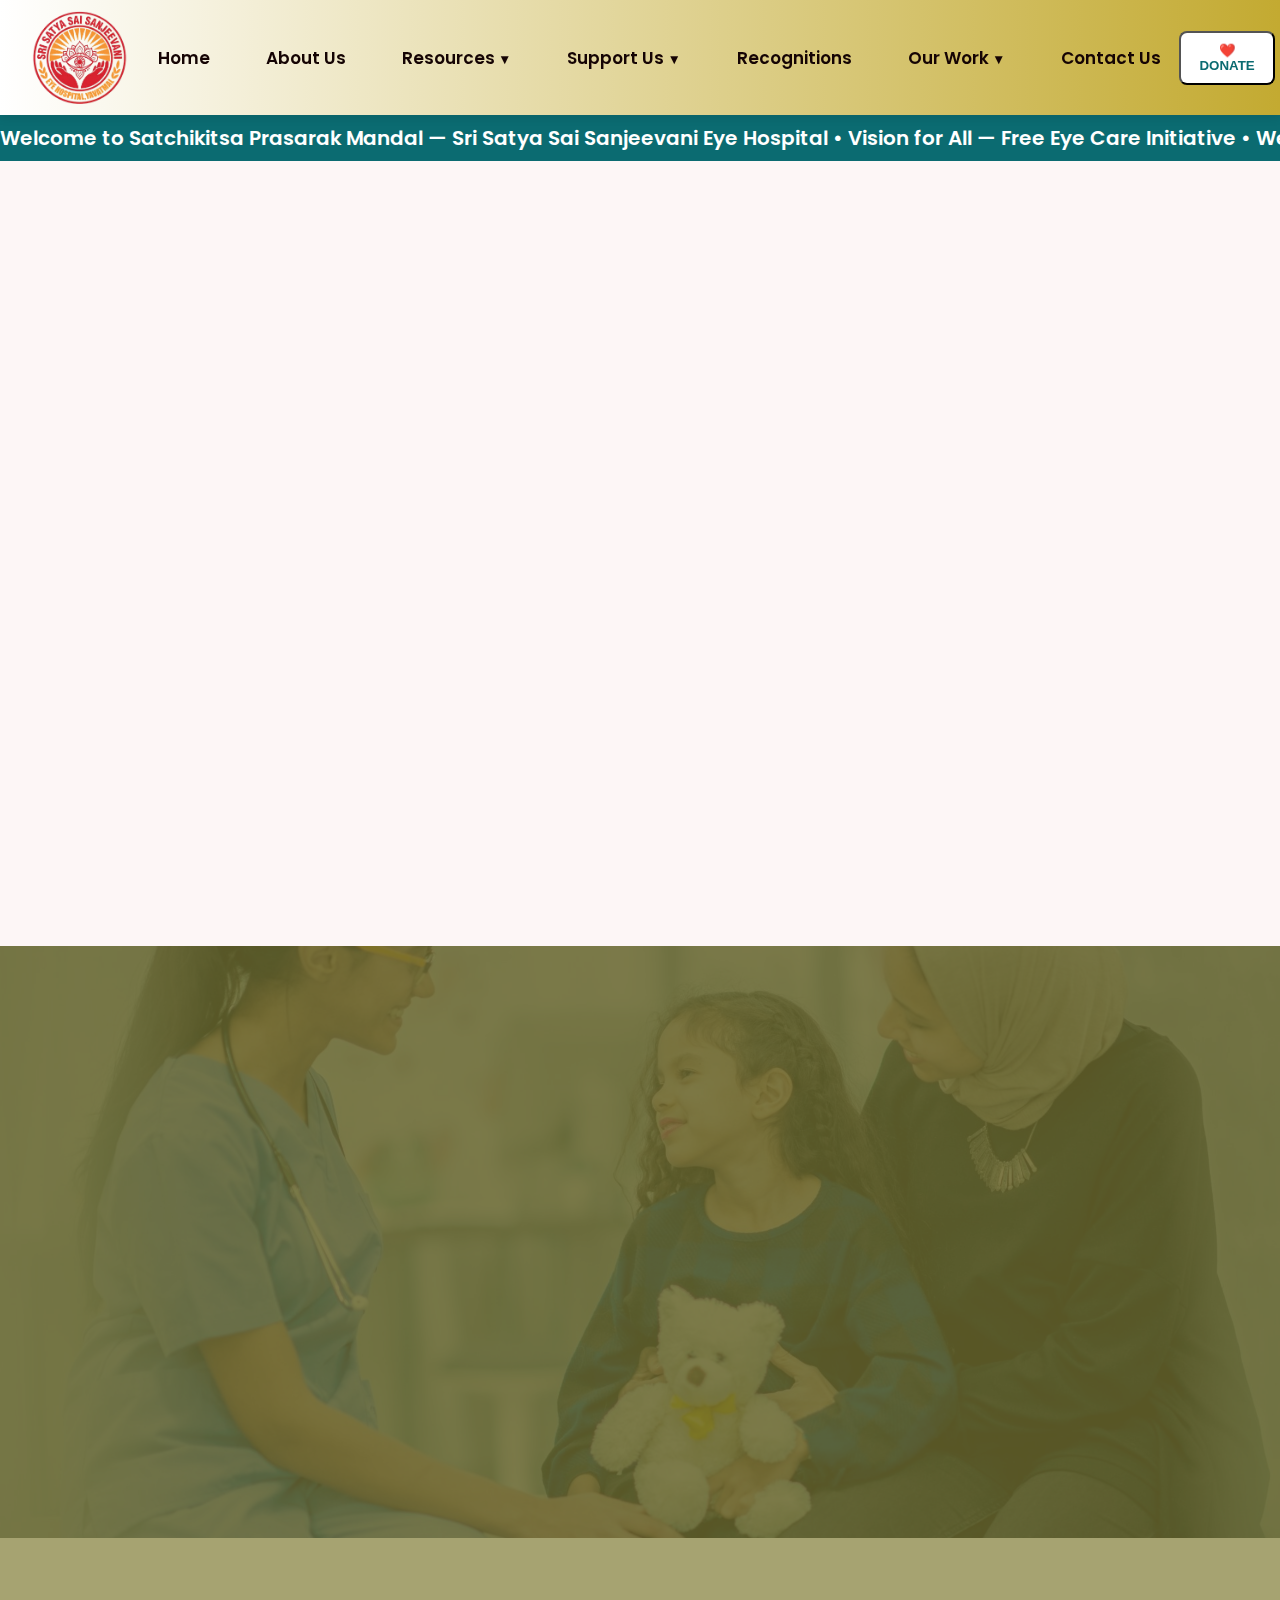
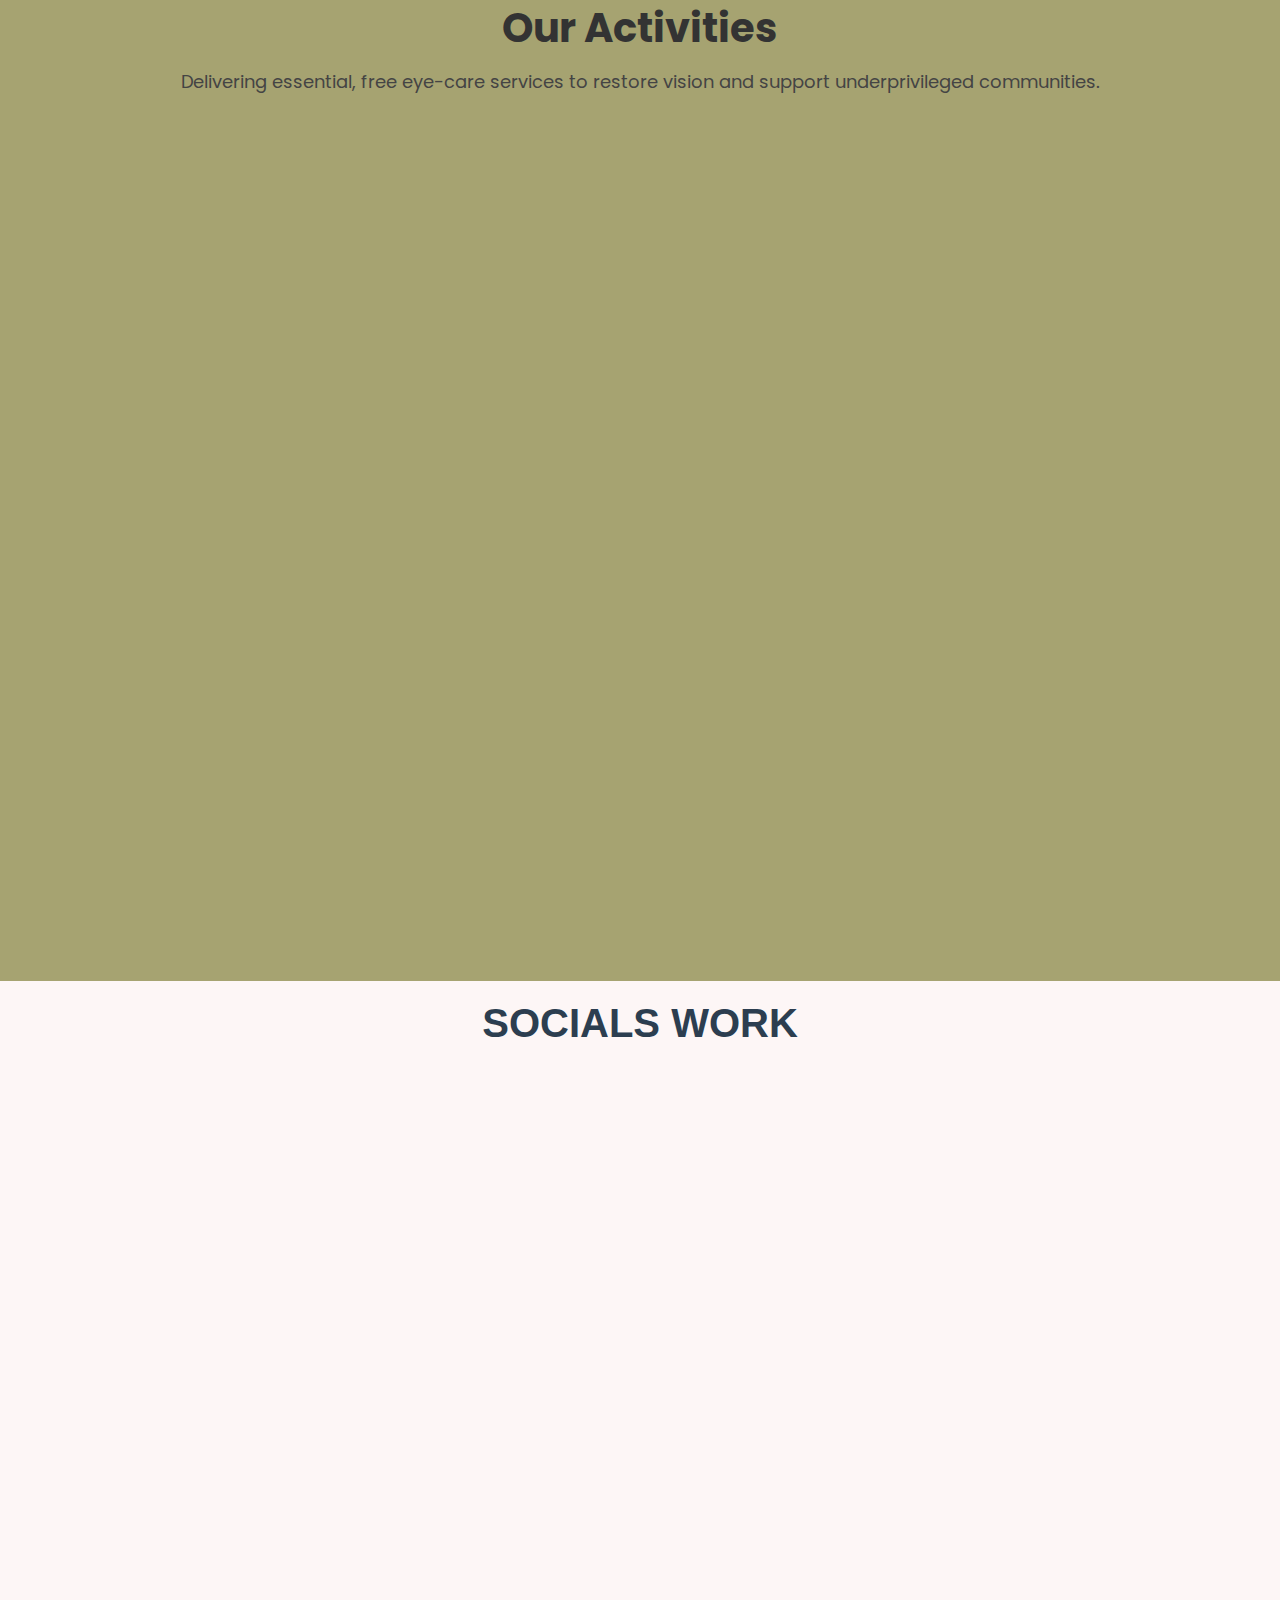
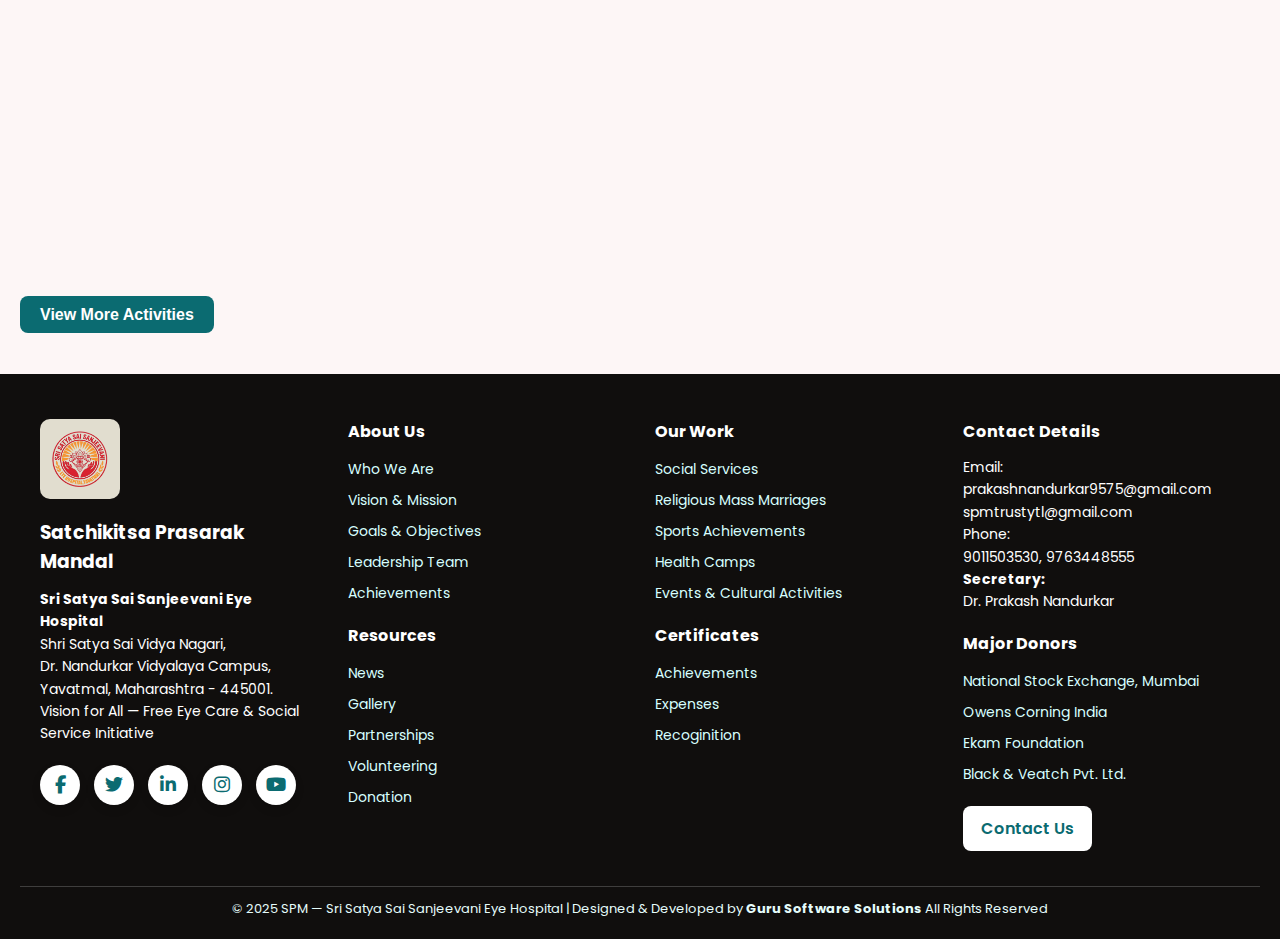
<file: index.html>
<!DOCTYPE html>
<html lang="en">
  <head>
    <meta charset="utf-8" />
    <meta name="viewport" content="width=device-width,initial-scale=1" />
    <title>Sri Satya Sai Sanjeevani Eye Hospital — Vision For All</title>

    <!-- Google Fonts -->
    <link
      href="https://fonts.googleapis.com/css2?family=Poppins:wght@400;600;700&family=Inter:wght@300;400;600&display=swap"
      rel="stylesheet"
    />

    <!-- Main CSS -->
    <link rel="stylesheet" href="styles.css" />

    <link
      rel="stylesheet"
      href="https://cdnjs.cloudflare.com/ajax/libs/font-awesome/6.4.0/css/all.min.css"
    />
    <style>
      /* GENERAL */
      * {
        margin: 0;
        padding: 0;
        box-sizing: border-box;
      }

      body {
        font-family: Poppins, sans-serif;
      }

      /* CAROUSEL WRAPPER */
      .carousel {
        position: relative;
        width: 100%;
        height: 85vh;
        overflow: hidden;
      }

      /* SLIDES CONTAINER */
      .carousel-inner {
        width: 100%;
        height: 100%;
        position: relative;
      }

      /* EACH SLIDE */
      .carousel-item {
        position: absolute;
        inset: 0;
        opacity: 0;
        animation: slideShow 12s infinite;
      }

      .carousel-item:nth-child(1) {
        animation-delay: 0s;
      }
      .carousel-item:nth-child(2) {
        animation-delay: 3s;
      }
      .carousel-item:nth-child(3) {
        animation-delay: 6s;
      }
      .carousel-item:nth-child(4) {
        animation-delay: 9s;
      }

      /* SLIDE IMAGE */
      .carousel-item img {
        width: 100%;
        height: 100%;
        object-fit: cover;
        animation: zoomEffect 8s ease-in-out infinite;
      }

      /* IMAGE ZOOM EFFECT */
      @keyframes zoomEffect {
        0% {
          transform: scale(1);
        }
        50% {
          transform: scale(1.05);
        }
        100% {
          transform: scale(1);
        }
      }

      /* SLIDE FADE + SHOW ANIMATION */
      @keyframes slideShow {
        0% {
          opacity: 0;
        }
        8% {
          opacity: 1;
        }
        25% {
          opacity: 1;
        }
        33% {
          opacity: 0;
        }
        100% {
          opacity: 0;
        }
      }

      
      /* Marquee Container */
      .marquee-container {
        width: 100%;
        overflow: hidden;
        background: #0b6b71;
        padding: 8px 0;
        position: relative;
      }

      /* Track */
      .marquee-track {
        display: inline-block;
        white-space: nowrap;
        animation: scrollLoop 15s linear infinite;
      }

      /* Text */
      .marquee-track span {
        font-size: 20px;
        font-weight: 600;
        color: white;
      }

      /* Continuous Loop Animation */
      @keyframes scrollLoop {
        0% {
          transform: translateX(0);
        }
        100% {
          transform: translateX(-50%);
        }
      }

      /* Mobile Responsive */
      @media (max-width: 600px) {
        .marquee-track span {
          font-size: 14px;
        }
        .marquee-container {
          padding: 6px 0;
        }
      }
    </style>
  </head>
  <body>
    <header class="site-header">
      <div class="container header-inner">
        <a class="brand" href="index.html">
          <img src="logo.png" alt="Sri Satya Sai logo" class="logo" />
        </a>

        <input type="checkbox" id="menu-check" class="menu-check" />

        <label for="menu-check" class="menu-toggle" aria-label="Toggle menu">
          <span></span>
          <span></span>
          <span></span>
        </label>

        <nav class="main-nav" id="main-nav">
          <a href="index.html">Home</a>
          <a href="about.html">About Us</a>

          <div class="dropdown">
            <a href="#" class="dropbtn">Resources</a>
            <div class="dropdown-content">
              <a href="gallery.html">Gallery</a>
              <a href="goals.html">News</a>
            </div>
          </div>

          <div class="dropdown">
            <a href="#" class="dropbtn">Support Us</a>
            <div class="dropdown-content">
              <a href="partnerships.html">Partnerships</a>
              <a href="vision.html">Volunteering</a>
              <a href="goals.html">Donations</a>
            </div>
          </div>

          <a href="recoginition.html">Recognitions</a>

          <div class="dropdown">
            <a href="#" class="dropbtn">Our Work</a>
            <div class="dropdown-content">
              <a href="projectDone.html">Activities</a>
              <a href="expenses.html">Expenses</a>
              <a href="achievements.html">Achievements</a>
            </div>
          </div>
          <a href="contactUs.html">Contact Us</a>
        </nav>
        <a href="#"><Button class="footer-btn">❤️DONATE</Button></a>
      </div>
    </header>
    <div class="marquee-container">
      <div class="marquee-track">
        <span>
          Welcome to Satchikitsa Prasarak Mandal — Sri Satya Sai Sanjeevani Eye
          Hospital • Vision for All — Free Eye Care Initiative • Welcome to
          Satchikitsa Prasarak Mandal — Sri Satya Sai Sanjeevani Eye Hospital •
          Vision for All — Free Eye Care Initiative •
        </span>
      </div>
    </div>
    
    <main>
      <div class="carousel">
        <div class="carousel-inner">
          <div class="carousel-item">
            <img src="images/crausal1.jpg" />
          </div>

          <div class="carousel-item">
            <img src="images/crausal2.jpg" />
          </div>

          <div class="carousel-item">
            <img src="images/crausal3.jpg" />
          </div>

          <div class="carousel-item">
            <img src="images/medical3.jpg" />
          </div>
        </div>
      </div>

      <section class="hero">
        <div class="hero-content">
          <h1>SRI SATYA SAI SANJEEVANI EYE HOSPITAL</h1>
          <p>
            We provide free, accessible eye-care services to underprivileged and
            socio-economically weaker communities. Our mission is to prevent
            avoidable blindness through cataract surgeries, awareness programs,
            and regular eye check-ups. We aim to build a super specialty eye
            hospital offering advanced treatment for various eye diseases,
            ensuring quality vision care for all.
          </p>
        </div>

        <div class="hero-image">
          <img src="hero.jpg" alt="Girls walking" />
        </div>
      </section>

      <!-- Activities -->
      <section class="services">
        <h2>Our Activities</h2>
        <p class="services-sub">
          Delivering essential, free eye-care services to restore vision and
          support underprivileged communities.
        </p>

        <div class="services-container">
          <div class="service-box animate">
            <img src="images/opd-01.jpg" alt="" />
            <h3>OPD & Diagnosis</h3>
            <p>
              Free eye check-ups with expert doctors for early detection of eye
              issues.
            </p>
          </div>

          <div class="service-box animate">
            <img src="images/cataract.jpg" alt="" />
            <h3>Cataract Surgery</h3>
            <p>Free cataract and essential surgeries to restore eyesight.</p>
          </div>

          <div class="service-box animate">
            <img src="images/serve3.jpg" alt="" />
            <h3>Food Distribution</h3>
            <p>
              Committed to “Feeding the Hungry”, we deliver healthy meals to
              patients’ caretakers, the elderly, and economically weaker
              communities.
            </p>
          </div>

          <div class="service-box animate">
            <img src="images/health.jpeg" alt="" />
            <h3>Awareness Programs</h3>
            <p>Educating communities about eye health and preventive care.</p>
          </div>

          <div class="service-box animate">
            <img src="images/merriage5.jpg" alt="" />
            <h3>Mass Marriage</h3>
            <p>
              Uniting couples from all communities through a dignified,
              free-of-cost mass marriage ceremony.
            </p>
          </div>

          <div class="service-box animate">
            <img src="images/sports.jpg" alt="" />
            <h3>Sports Activities</h3>
            <p>
              Encouraging children and young adults to channel their energy into
              healthy, productive, and goal-oriented activities.
            </p>
          </div>
        </div>
      </section>

      <!-- welfare -->
      <div class="containerrs">
        <h1>SOCIALS WORK</h1>

        <!-- Item 1 -->
        <div class="welfare-item welfare-item-1">
          <div class="welfare-image-container">
            <img src="images/merriage2.jpg" class="welfare-image" />
          </div>
          <div class="welfare-text-container">
            <h2 class="project-title">
              Social Welfare: Multi-Religion Mass Marriage
            </h2>
            <p class="description">
              A large-scale initiative promoting unity and equality by
              organizing mass marriages across religions.
            </p>
            <ul class="stats">
              <li>
                <span class="counter" data-target="1500">0</span>+ couples
                married
              </li>
              <li>
                <span class="counter" data-target="20">0</span>+
                second-generation marriages
              </li>
              <li>
                <span class="counter" data-target="90">0</span>% reduction in
                dowry deaths
              </li>
            </ul>
          </div>
        </div>

        <!-- Item 2 -->
        <div class="welfare-item welfare-item-2">
          <div class="welfare-text-container">
            <h2 class="project-title">
              Social Welfare: Feed the Hungry (Narayana Seva)
            </h2>
            <p class="description">
              A daily food distribution program serving nutritious meals to the
              underprivileged.
            </p>
            <ul class="stats">
              <li>
                <span class="counter" data-target="15000">0</span> relatives fed
              </li>
              <li>
                <span class="counter" data-target="800">0</span> kg food served
                daily
              </li>
              <li>
                <span class="counter" data-target="35">0</span> years of seva
              </li>
            </ul>
          </div>

          <div class="welfare-image-container">
            <img src="images/serve2.jpg" class="welfare-image" />
          </div>
        </div>

        <!-- Button -->
        <div class="view-more">
          <a href="gallery.html" class="view-more-btn">View More Activities</a>
        </div>
      </div>

      <!-- Footer -->
      <footer class="footer">
        <div class="footer-container">
          <!-- Column 1: Logo + Trust Info -->
          <div class="footer-col">
            <img src="logo.png" alt="Hospital Logo" class="footer-logo" />
            <h3>Satchikitsa Prasarak Mandal</h3>
            <p><strong>Sri Satya Sai Sanjeevani Eye Hospital</strong></p>
            <p>
              Shri Satya Sai Vidya Nagari,<br />
              Dr. Nandurkar Vidyalaya Campus,<br />
              Yavatmal, Maharashtra - 445001.
            </p>
            <p class="footer-tagline">
              Vision for All — Free Eye Care & Social Service Initiative
            </p>

            <div class="social-links">
              <a
                href="https://www.facebook.com/"
                class="fa-icon"
                aria-label="Facebook"
              >
                <i class="fab fa-facebook-f"></i>
              </a>

              <a
                href="https://twitter.com/"
                class="fa-icon"
                aria-label="Twitter"
              >
                <i class="fab fa-twitter"></i>
              </a>

              <a
                href="https://www.linkedin.com/"
                class="fa-icon"
                aria-label="LinkedIn"
              >
                <i class="fab fa-linkedin-in"></i>
              </a>

              <a
                href="https://www.instagram.com/"
                class="fa-icon"
                aria-label="Instagram"
              >
                <i class="fab fa-instagram"></i>
              </a>

              <a
                href="https://www.youtube.com/"
                class="fa-icon"
                aria-label="YouTube"
              >
                <i class="fab fa-youtube"></i>
              </a>
            </div>
          </div>

          <!-- Column 2 -->
          <div class="footer-col">
            <h4>About Us</h4>
            <ul class="footer-list">
              <li><a href="about.html">Who We Are</a></li>
              <li><a href="about.html">Vision & Mission</a></li>
              <li><a href="about.html">Goals & Objectives</a></li>
              <li><a href="about.html">Leadership Team</a></li>
              <li><a href="achievements.html">Achievements</a></li>
            </ul>

            <h4 style="margin-top: 18px">Resources</h4>
            <ul class="footer-list">
              <li><a href="news.html">News</a></li>
              <li><a href="gallery.html">Gallery</a></li>
              <li><a href="partnerships.html">Partnerships</a></li>
              <li><a href="gallery.html">Volunteering</a></li>
              <li><a href="news.html">Donation</a></li>
            </ul>
          </div>

          <!-- Column 3 -->
          <div class="footer-col">
            <h4>Our Work</h4>
            <ul class="footer-list">
              <li><a href="projectDone.html">Social Services</a></li>
              <li><a href="projectDone.html">Religious Mass Marriages</a></li>
              <li><a href="projectDone.html">Sports Achievements</a></li>
              <li><a href="projectDone.html">Health Camps</a></li>
              <li>
                <a href="projectDone.html">Events & Cultural Activities</a>
              </li>
            </ul>

            <h4 style="margin-top: 18px">Certificates</h4>
            <ul class="footer-list">
              <li><a href="achievements.html">Achievements</a></li>
              <li><a href="expenses.html">Expenses</a></li>
              <li><a href="recoginition.html">Recoginition</a></li>
            </ul>
          </div>

          <!-- Column 4: Contact + Donors + Social -->
          <div class="footer-col">
            <h4>Contact Details</h4>
            <p>
              Email:<br />
              <a href="mailto:prakashnandurkar9575@gmail.com"
                >prakashnandurkar9575@gmail.com</a
              ><br />
              <a href="mailto:spmtrustytl@gmail.com">spmtrustytl@gmail.com</a>
            </p>

            <p>
              Phone:<br />
              <a href="tel:+919011503530">9011503530</a>,
              <a href="tel:+919763448555">9763448555</a>
            </p>

            <p><strong>Secretary:</strong><br />Dr. Prakash Nandurkar</p>

            <h4 style="margin-top: 18px">Major Donors</h4>
            <ul class="footer-list">
              <li>
                <a href="https://www.nseindia.com/"
                  >National Stock Exchange, Mumbai</a
                >
              </li>
              <li>
                <a
                  href="https://www.owenscorning.com/en-in/composites/showcases/india"
                  >Owens Corning India</a
                >
              </li>
              <li><a href="https://ekam.ngo/">Ekam Foundation</a></li>
              <li>
                <a href="https://www.bv.com/">Black & Veatch Pvt. Ltd.</a>
              </li>
            </ul>

            <!-- Contact Us Button -->
            <div class="footer-btn-container">
              <a href="contactUs.html" class="footer-btn">Contact Us</a>
            </div>
          </div>
        </div>

        <div class="footer-bottom">
          <p>
            © 2025 SPM — Sri Satya Sai Sanjeevani Eye Hospital | Designed &
            Developed by <b>Guru Software Solutions</b> All Rights Reserved
          </p>
        </div>
      </footer>
    </main>
  </body>

  <script>
    document.addEventListener('DOMContentLoaded', () => {
      /* Counter Animation */
      function animateCounters() {
        const counters = document.querySelectorAll('.counter')

        counters.forEach(counter => {
          const target = +counter.getAttribute('data-target')
          const speed = 200
          const increment = target / speed

          const li = counter.closest('li')

          if (li) li.classList.add('js-data', 'animating')

          const updateCount = () => {
            const current = +counter.innerText

            if (current < target) {
              counter.innerText = Math.ceil(current + increment)
              setTimeout(updateCount, 20)
            } else {
              counter.innerText = target
              if (li) {
                setTimeout(() => li.classList.remove('animating'), 600)
              }
            }
          }

          updateCount()
        })
      }

      /* SECTION TO OBSERVE */
      const section = document.querySelector('.containerrs')

      if (!section) return

      let started = false

      const observer = new IntersectionObserver(
        entries => {
          entries.forEach(entry => {
            if (entry.isIntersecting && !started) {
              started = true

              /* 1. Trigger Counter */
              animateCounters()

              /* 2. Trigger Animations */
              const animatedElements = section.querySelectorAll(
                '.welfare-image-container, .welfare-text-container'
              )

              animatedElements.forEach(el => {
                el.classList.add('animate-now')
              })

              observer.disconnect()
            }
          })
        },
        {
          threshold: 0.3 // start when 30% of section is visible
        }
      )

      observer.observe(section)
    })

    document.addEventListener('click', (e) => {
    // if clicked element is inside a .dropdown-content and is an <a>, close the parent checkbox
    const a = e.target.closest('.dropdown-content a');
    if (!a) return;

    // find nearest dropdown wrapper
    const dropdown = a.closest('.dropdown');
    if (!dropdown) return;

    // find the checkbox inside that wrapper and uncheck it
    const chk = dropdown.querySelector('.drop-check');
    if (chk) chk.checked = false;
  });
  </script>
</html>
</file>
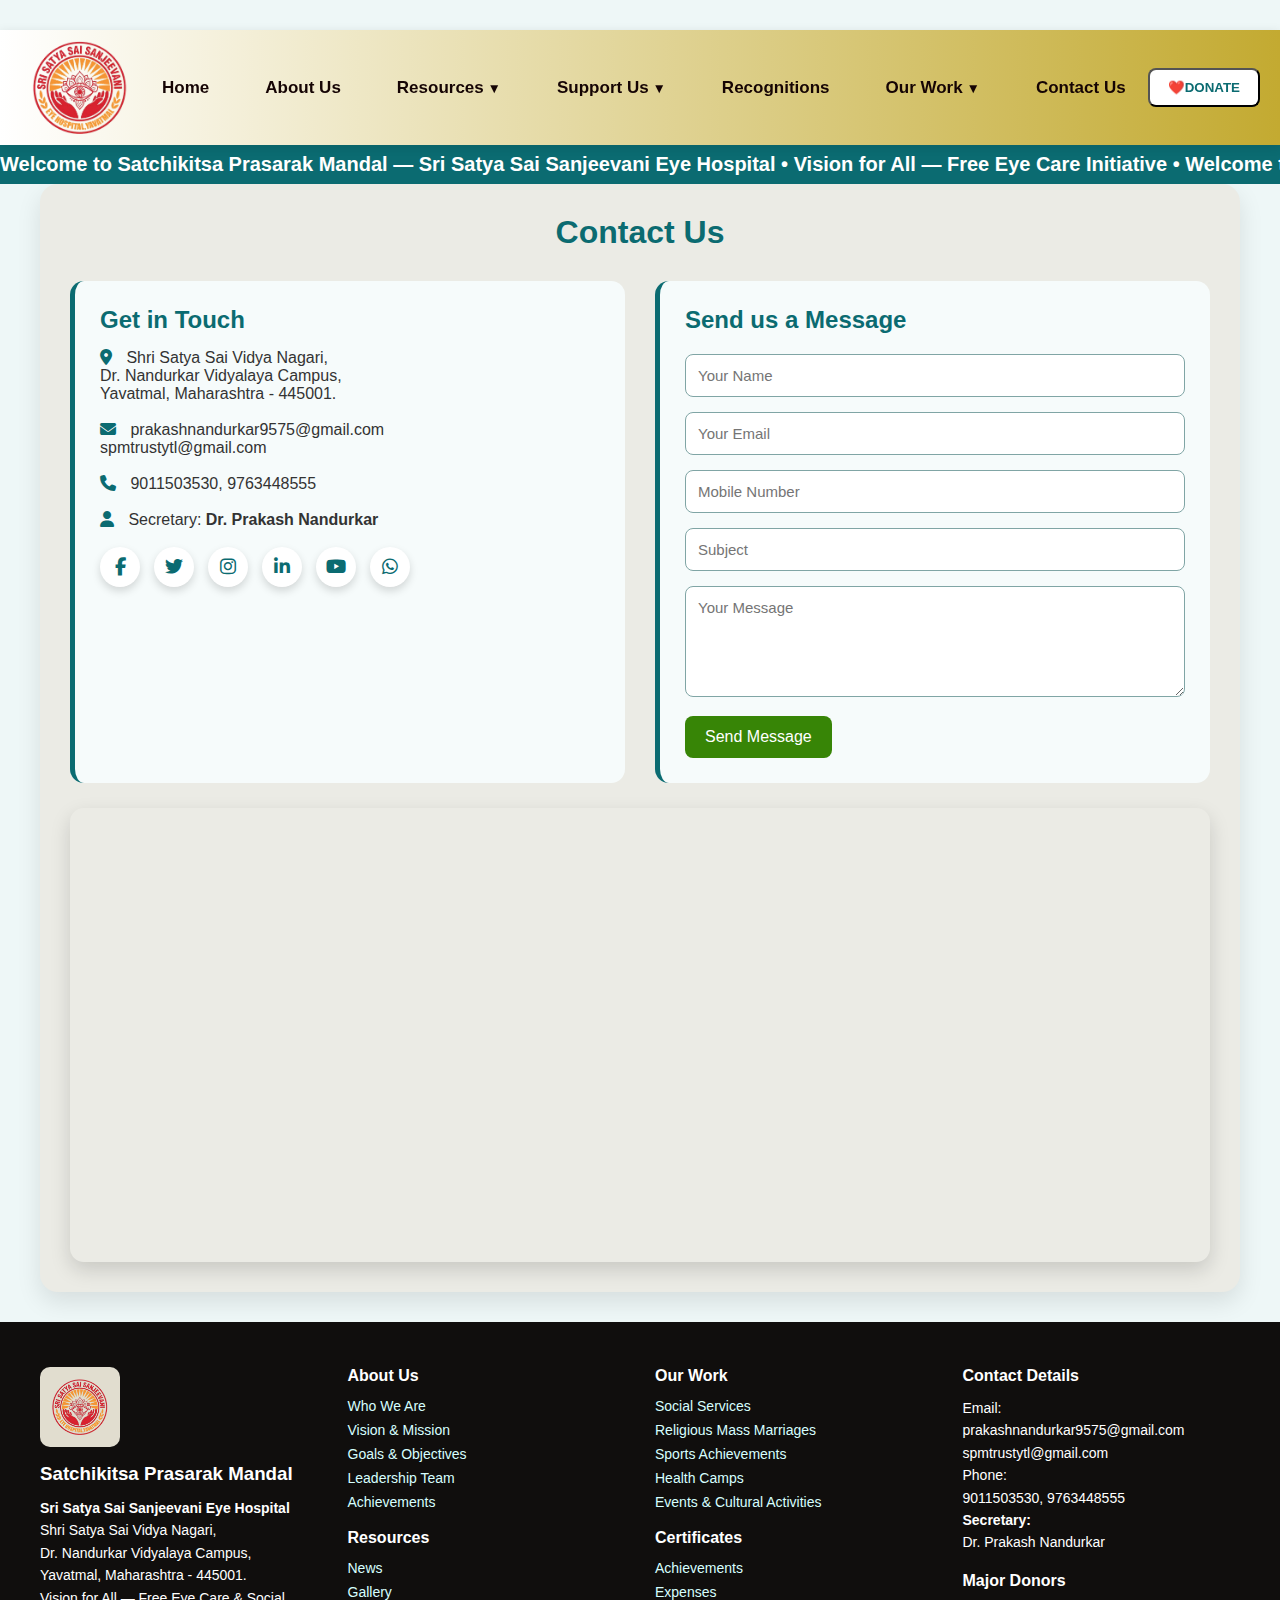
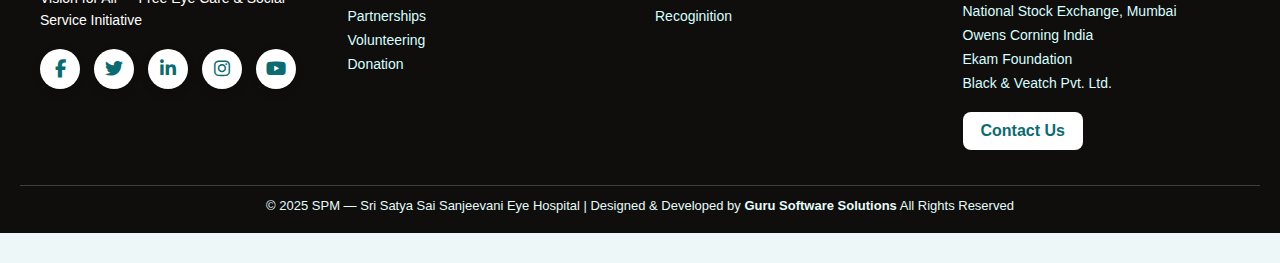
<file: contactUs.html>
<!DOCTYPE html>
<html lang="en">
  <head>
    <meta charset="UTF-8" />
    <meta name="viewport" content="width=device-width, initial-scale=1.0" />
    <title>Contact Us | Sri Satya Sai Sanjeevani Eye Hospital</title>

    <link
      rel="stylesheet"
      href="https://cdnjs.cloudflare.com/ajax/libs/font-awesome/6.4.0/css/all.min.css"
    />
     <link rel="stylesheet" href="styles.css" />
    <style>
      * {
        margin: 0;
        padding: 0;
        box-sizing: border-box;
        font-family: 'Poppins', sans-serif;
      }

      body {
        background: #eef7f7;
        padding: 30px 0;
      }

      .contact-container {
        width: 95%;
        max-width: 1200px;
        margin: auto;
        background: hsl(60, 13%, 91%);
        padding: 30px;
        border-radius: 18px;
        box-shadow: 0 10px 25px rgba(0, 0, 0, 0.1);
      }

      h1 {
        text-align: center;
        color: #0b6b71;
        margin-bottom: 30px;
      }

      .contact-grid {
        display: grid;
        grid-template-columns: 1fr 1fr;
        gap: 30px;
      }

      .contact-info {
        background: #f6fbfb;
        padding: 25px;
        border-radius: 14px;
        border-left: 5px solid #0b6b71;
      }

      .contact-info h2 {
        color: #0b6b71;
        margin-bottom: 15px;
      }

      .info-item {
        margin-bottom: 18px;
      }

      .info-item i {
        color: #0b6b71;
        margin-right: 10px;
      }

      .social-links {
        margin-top: 18px;
        display: flex;
        gap: 14px;
      }

      .fa-icon {
        width: 40px;
        height: 40px;
        background: #ffffff;
        border-radius: 50%;
        display: flex;
        justify-content: center;
        align-items: center;
        color: #0b6b71;
        font-size: 18px;
        text-decoration: none;
        transition: 0.3s ease;
        box-shadow: 0 4px 8px rgba(0, 0, 0, 0.15);
      }

      .fa-icon:hover {
        background: #c1fff7;
        transform: translateY(-4px);
      }

      /* Contact Form */
      .contact-form {
        background: #f6fbfb;
        padding: 25px;
        border-radius: 14px;
        border-left: 5px solid #0b6b71;
      }

      .contact-form h2 {
        color: #0b6b71;
        margin-bottom: 20px;
      }

      .contact-form input,
      .contact-form textarea {
        width: 100%;
        padding: 12px;
        margin-bottom: 15px;
        border: 1px solid #80a5a5;
        border-radius: 8px;
        font-size: 15px;
      }

      .contact-form button {
        background: #378506;
        color: white;
        padding: 12px 20px;
        border: none;
        font-size: 16px;
        border-radius: 8px;
        cursor: pointer;
        transition: 0.3s;
      }

      .contact-form button:hover {
        background: #0d6b28;
      }

      /* MAP SECTION */
      .map {
        margin-top: 25px;
        border-radius: 14px;
        overflow: hidden;
        box-shadow: 0 8px 20px rgba(0, 0, 0, 0.15);
      }

      /* Responsive */
      @media (max-width: 768px) {
        .contact-grid {
          grid-template-columns: 1fr;
        }
      }
       /* Marquee Container */
      .marquee-container {
        width: 100%;
        overflow: hidden;
        background: #0b6b71;
        padding: 8px 0;
        position: relative;
      }

      /* Track */
      .marquee-track {
        display: inline-block;
        white-space: nowrap;
        animation: scrollLoop 15s linear infinite;
      }

      /* Text */
      .marquee-track span {
        font-size: 20px;
        font-weight: 600;
        color: white;
      }

      /* Continuous Loop Animation */
      @keyframes scrollLoop {
        0% {
          transform: translateX(0);
        }
        100% {
          transform: translateX(-50%);
        }
      }
    </style>
  </head>

  <body>
       <!-- navbar -->
    <header class="site-header">
      <div class="container header-inner">
        <a class="brand" href="index.html">
          <img src="logo.png" alt="Sri Satya Sai logo" class="logo" />
        </a>

        <input type="checkbox" id="menu-check" class="menu-check" />

        <label for="menu-check" class="menu-toggle" aria-label="Toggle menu">
          <span></span>
          <span></span>
          <span></span>
        </label>

        <nav class="main-nav" id="main-nav">
          <a href="index.html">Home</a>
          <a href="about.html">About Us</a>

          <div class="dropdown">
            <a href="#" class="dropbtn">Resources</a>
            <div class="dropdown-content">
              <a href="gallery.html">Gallery</a>
              <a href="goals.html">News</a>
            </div>
          </div>

          <div class="dropdown">
            <a href="#" class="dropbtn">Support Us</a>
            <div class="dropdown-content">
              <a href="partnerships.html">Partnerships</a>
              <a href="vision.html">Volunteering</a>
              <a href="goals.html">Donations</a>
            </div>
          </div>

          <a href="recoginition.html">Recognitions</a>

          <div class="dropdown">
            <a href="#" class="dropbtn">Our Work</a>
            <div class="dropdown-content">
              <a href="projectDone.html">Activities</a>
              <a href="expenses.html">Expenses</a>
              <a href="achievements.html">Achievements</a>
            </div>
          </div>
          <a href="contactUs.html">Contact Us</a>
        </nav>
        <a href="#"><Button class="footer-btn">❤️DONATE</Button></a>
      </div>
    </header>
    <div class="marquee-container">
      <div class="marquee-track">
        <span>
          Welcome to Satchikitsa Prasarak Mandal — Sri Satya Sai Sanjeevani Eye
          Hospital • Vision for All — Free Eye Care Initiative • Welcome to
          Satchikitsa Prasarak Mandal — Sri Satya Sai Sanjeevani Eye Hospital •
          Vision for All — Free Eye Care Initiative •
        </span>
      </div>
    </div>
    <div class="contact-container">
      <h1>Contact Us</h1>

      <div class="contact-grid">
        <!-- Contact Info -->
        <div class="contact-info">
          <h2>Get in Touch</h2>

          <div class="info-item">
            <i class="fas fa-map-marker-alt"></i>
            Shri Satya Sai Vidya Nagari,<br />
            Dr. Nandurkar Vidyalaya Campus,<br />
            Yavatmal, Maharashtra - 445001.
          </div>

          <div class="info-item">
            <i class="fas fa-envelope"></i>
            prakashnandurkar9575@gmail.com<br />
            spmtrustytl@gmail.com
          </div>

          <div class="info-item">
            <i class="fas fa-phone"></i>
            9011503530, 9763448555
          </div>

          <div class="info-item">
            <i class="fas fa-user"></i>
            Secretary: <strong>Dr. Prakash Nandurkar</strong>
          </div>

          <!-- Social Icons -->
          <div class="social-links">
            <a href="https://facebook.com" class="fa-icon"
              ><i class="fab fa-facebook-f"></i
            ></a>
            <a href="https://twitter.com" class="fa-icon"
              ><i class="fab fa-twitter"></i
            ></a>
            <a href="https://instagram.com" class="fa-icon"
              ><i class="fab fa-instagram"></i
            ></a>
            <a href="https://linkedin.com" class="fa-icon"
              ><i class="fab fa-linkedin-in"></i
            ></a>
            <a href="https://youtube.com" class="fa-icon"
              ><i class="fab fa-youtube"></i
            ></a>
            <a href="https://wa.me/919011503530" class="fa-icon"
              ><i class="fab fa-whatsapp"></i
            ></a>
          </div>
        </div>

        <!-- Contact Form -->
        <div class="contact-form">
          <h2>Send us a Message</h2>

          <form id="contactForm">
            <input type="text" name="name" placeholder="Your Name" required />
            <input
              type="email"
              name="email"
              placeholder="Your Email"
              required
            />
            <input
              type="text"
              name="mobile"
              placeholder="Mobile Number"
              required
            />
            <input type="text" name="subject" placeholder="Subject" required />
            <textarea
              rows="5"
              name="message"
              placeholder="Your Message"
              required
            ></textarea>

            <button type="submit">Send Message</button>
          </form>

          <!-- Popup Message -->
          <p
            id="successMsg"
            style="
              display: none;
              color: green;
              margin-top: 10px;
              font-weight: 600;
            "
          >
            Message sent successfully!
          </p>
        </div>
      </div>

      <!-- Map -->
      <div class="map">
        <iframe
          src="https://www.google.com/maps/embed?pb=!1m18!1m12!1m3!1d14959.2411118624!2d78.0989895871582!3d20.390710899999995!2m3!1f0!2f0!3f0!3m2!1i1024!2i768!4f13.1!3m3!1m2!1s0x3bd3e8addfe3db15%3A0x9180a3a869c83907!2sDr.%20Bhausaheb%20Nandurkar%20School!5e0!3m2!1sen!2sin!4v1763366128999!5m2!1sen!2sin"
          width="1139"
          height="450"
          style="border: 0"
          allowfullscreen=""
          loading="lazy"
          referrerpolicy="no-referrer-when-downgrade"
        ></iframe>
      </div>
    </div>

       <!-- Footer -->
      <footer class="footer">
        <div class="footer-container">
          <!-- Column 1: Logo + Trust Info -->
          <div class="footer-col">
            <img src="logo.png" alt="Hospital Logo" class="footer-logo" />
            <h3>Satchikitsa Prasarak Mandal</h3>
            <p><strong>Sri Satya Sai Sanjeevani Eye Hospital</strong></p>
            <p>
              Shri Satya Sai Vidya Nagari,<br />
              Dr. Nandurkar Vidyalaya Campus,<br />
              Yavatmal, Maharashtra - 445001.
            </p>
            <p class="footer-tagline">
              Vision for All — Free Eye Care & Social Service Initiative
            </p>

            <div class="social-links">
              <a
                href="https://www.facebook.com/"
                class="fa-icon"
                aria-label="Facebook"
              >
                <i class="fab fa-facebook-f"></i>
              </a>

              <a
                href="https://twitter.com/"
                class="fa-icon"
                aria-label="Twitter"
              >
                <i class="fab fa-twitter"></i>
              </a>

              <a
                href="https://www.linkedin.com/"
                class="fa-icon"
                aria-label="LinkedIn"
              >
                <i class="fab fa-linkedin-in"></i>
              </a>

              <a
                href="https://www.instagram.com/"
                class="fa-icon"
                aria-label="Instagram"
              >
                <i class="fab fa-instagram"></i>
              </a>

              <a
                href="https://www.youtube.com/"
                class="fa-icon"
                aria-label="YouTube"
              >
                <i class="fab fa-youtube"></i>
              </a>
            </div>
          </div>

          <!-- Column 2 -->
          <div class="footer-col">
            <h4>About Us</h4>
            <ul class="footer-list">
              <li><a href="about.html">Who We Are</a></li>
              <li><a href="about.html">Vision & Mission</a></li>
              <li><a href="about.html">Goals & Objectives</a></li>
              <li><a href="about.html">Leadership Team</a></li>
              <li><a href="achievements.html">Achievements</a></li>
            </ul>

            <h4 style="margin-top: 18px">Resources</h4>
            <ul class="footer-list">
              <li><a href="news.html">News</a></li>
              <li><a href="gallery.html">Gallery</a></li>
              <li><a href="partnerships.html">Partnerships</a></li>
              <li><a href="gallery.html">Volunteering</a></li>
              <li><a href="news.html">Donation</a></li>
            </ul>
          </div>

          <!-- Column 3 -->
          <div class="footer-col">
            <h4>Our Work</h4>
            <ul class="footer-list">
              <li><a href="projectDone.html">Social Services</a></li>
              <li><a href="projectDone.html">Religious Mass Marriages</a></li>
              <li><a href="projectDone.html">Sports Achievements</a></li>
              <li><a href="projectDone.html">Health Camps</a></li>
              <li>
                <a href="projectDone.html">Events & Cultural Activities</a>
              </li>
            </ul>

            <h4 style="margin-top: 18px">Certificates</h4>
            <ul class="footer-list">
              <li><a href="achievements.html">Achievements</a></li>
              <li><a href="expenses.html">Expenses</a></li>
              <li><a href="recoginition.html">Recoginition</a></li>
            </ul>
          </div>

          <!-- Column 4: Contact + Donors + Social -->
          <div class="footer-col">
            <h4>Contact Details</h4>
            <p>
              Email:<br />
              <a href="mailto:prakashnandurkar9575@gmail.com"
                >prakashnandurkar9575@gmail.com</a
              ><br />
              <a href="mailto:spmtrustytl@gmail.com">spmtrustytl@gmail.com</a>
            </p>

            <p>
              Phone:<br />
              <a href="tel:+919011503530">9011503530</a>,
              <a href="tel:+919763448555">9763448555</a>
            </p>

            <p><strong>Secretary:</strong><br />Dr. Prakash Nandurkar</p>

            <h4 style="margin-top: 18px">Major Donors</h4>
            <ul class="footer-list">
              <li>
                <a href="https://www.nseindia.com/"
                  >National Stock Exchange, Mumbai</a
                >
              </li>
              <li>
                <a
                  href="https://www.owenscorning.com/en-in/composites/showcases/india"
                  >Owens Corning India</a
                >
              </li>
              <li><a href="https://ekam.ngo/">Ekam Foundation</a></li>
              <li>
                <a href="https://www.bv.com/">Black & Veatch Pvt. Ltd.</a>
              </li>
            </ul>

            <!-- Contact Us Button -->
            <div class="footer-btn-container">
              <a href="contactUs.html" class="footer-btn">Contact Us</a>
            </div>
          </div>
        </div>

        <div class="footer-bottom">
          <p>
            © 2025 SPM — Sri Satya Sai Sanjeevani Eye
            Hospital | Designed & Developed by <b>Guru Software Solutions</b> All Rights Reserved
          </p>
        </div>
      </footer>
  </body>
</html>
</file>
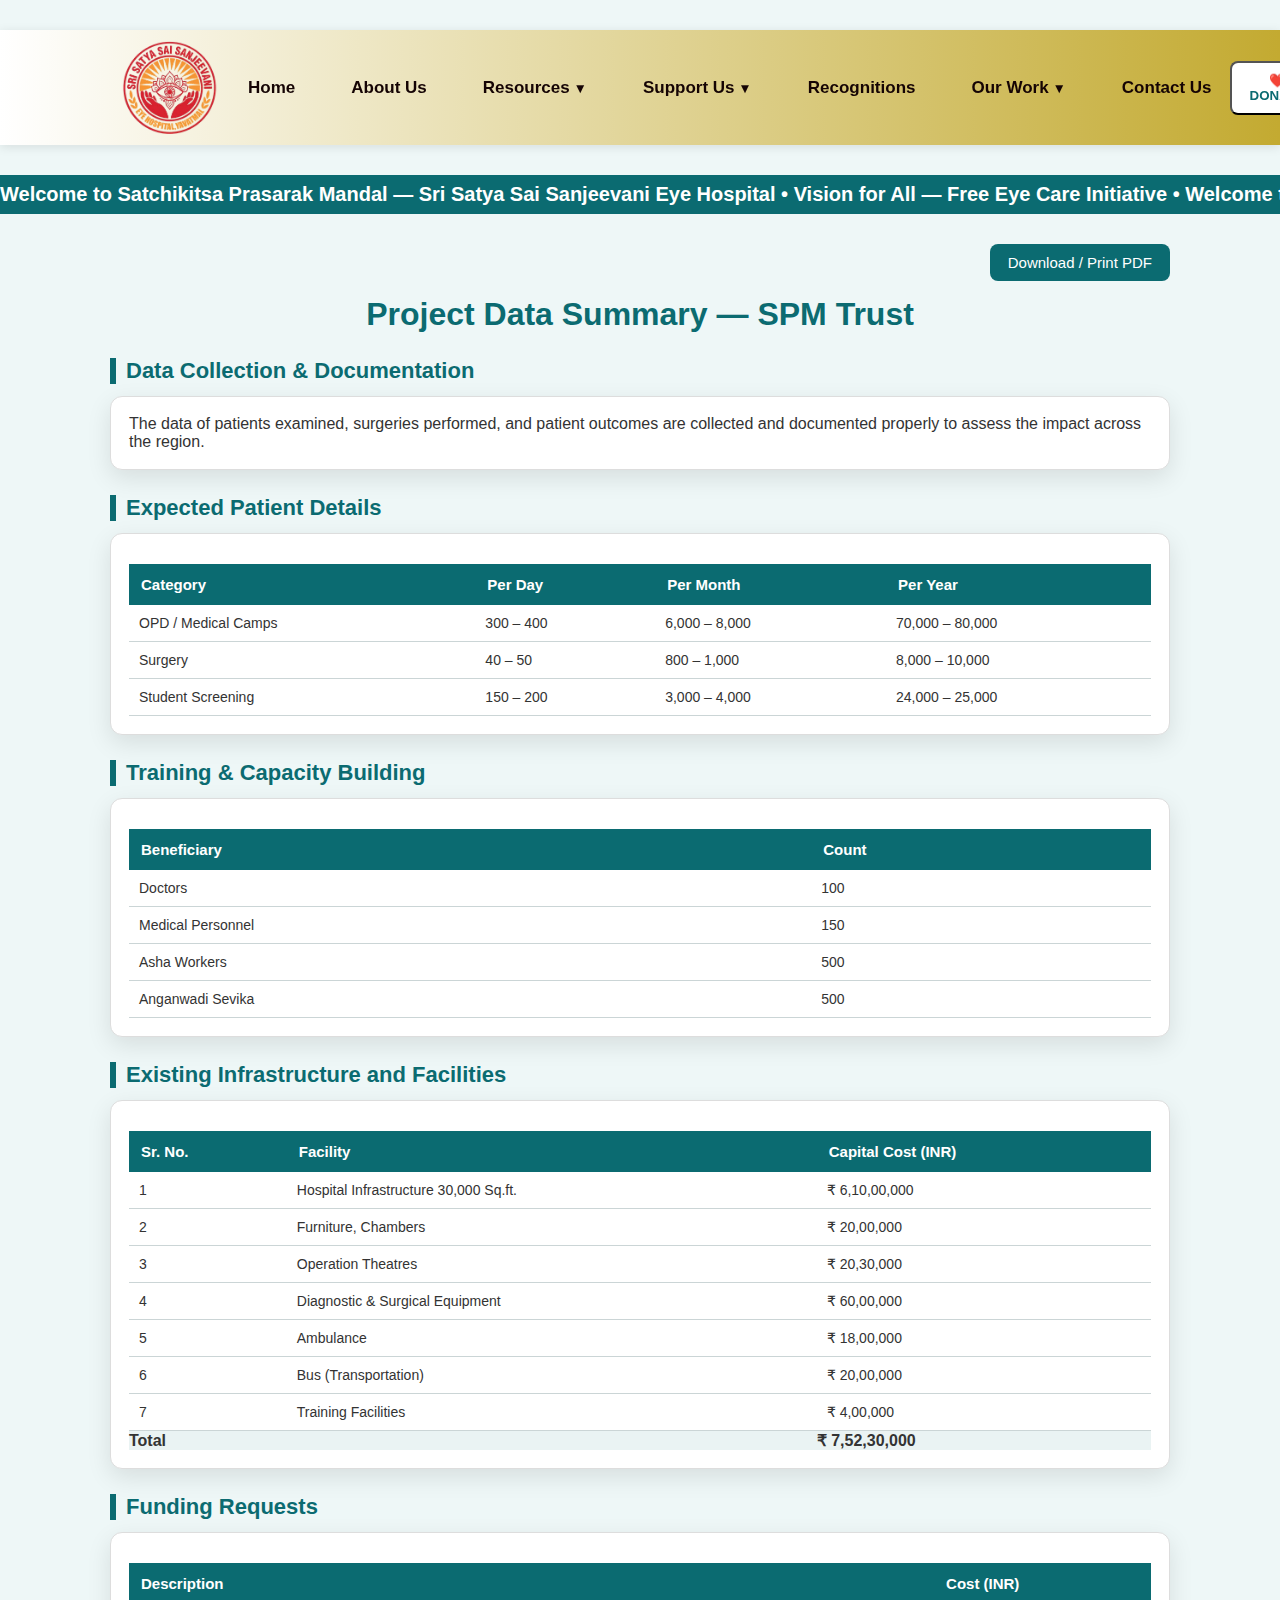
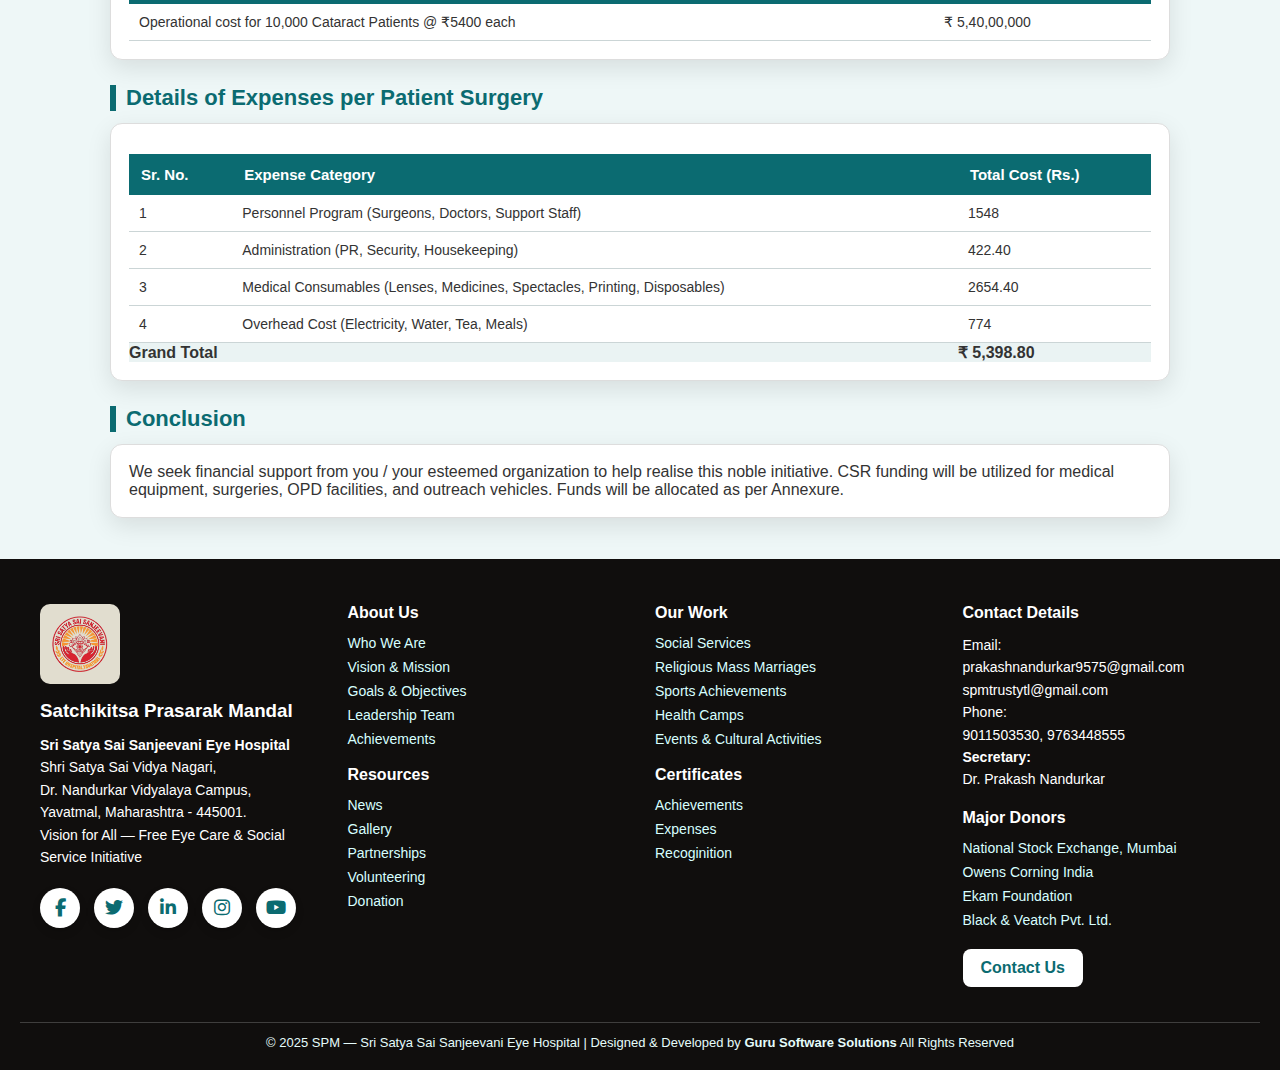
<file: expenses.html>
<!DOCTYPE html>
<html lang="en">
  <head>
    <meta charset="UTF-8" />
    <meta name="viewport" content="width=device-width, initial-scale=1.0" />
    <title>Project Data Summary | SPM Trust</title>
    <link rel="stylesheet" href="styles.css" />
    <link
      rel="stylesheet"
      href="https://cdnjs.cloudflare.com/ajax/libs/font-awesome/6.4.0/css/all.min.css"
    />
    <style>
      body {
        margin: 0;
        font-family: 'Poppins', sans-serif;
        background: #eef7f7;
      }

      .container {
        width: 95%;
        max-width: 1100px;
        margin: 30px auto;
      }

      h1 {
        text-align: center;
        color: #0b6b71;
        margin-bottom: 10px;
      }

      .actions {
        text-align: right;
        margin-bottom: 15px;
      }

      .btn {
        padding: 10px 18px;
        background: #0b6b71;
        color: white;
        border: none;
        border-radius: 8px;
        font-size: 15px;
        cursor: pointer;
        transition: 0.3s;
      }

      .btn:hover {
        background: #094f55;
      }

      .section-title {
        margin-top: 25px;
        font-size: 22px;
        color: #0b6b71;
        border-left: 6px solid #0b6b71;
        padding-left: 10px;
      }

      .card {
        background: white;
        padding: 18px;
        border-radius: 12px;
        margin-top: 12px;
        box-shadow: 0 8px 24px rgba(0, 0, 0, 0.1);
        animation: fadeIn 0.6s ease forwards;
      }

      @keyframes fadeIn {
        from {
          opacity: 0;
          transform: translateY(15px);
        }
        to {
          opacity: 1;
          transform: translateY(0);
        }
      }

      table {
        width: 100%;
        border-collapse: collapse;
        margin-top: 12px;
      }

      thead {
        background: #0b6b71;
        color: white;
      }

      thead th {
        padding: 12px;
        font-size: 15px;
        text-align: left;
      }

      tbody td {
        padding: 10px;
        border-bottom: 1px solid #cbd5d6;
        font-size: 14px;
      }

      tr:hover td {
        background: rgba(11, 107, 113, 0.07);
      }

      /* PRINT STYLES */
      @media print {
        body {
          background: white !important;
        }
        .btn,
        .actions {
          display: none !important;
        }
        .card {
          box-shadow: none !important;
          border: 1px solid #ccc;
          page-break-inside: avoid;
        }
        h1 {
          color: black !important;
        }
        .section-title {
          border-left: 4px solid black !important;
          color: black !important;
        }
        table thead {
          background: black !important;
          color: white !important;
        }
        tr:hover td {
          background: white !important;
        }
        .footer {
          color: black !important;
        }
      }

/* DEFAULT — Desktop (large screen) */
.footer-summary {
  margin-top: 1800px !important;
}

/* Tablet (screen smaller → more margin needed) */
@media (max-width: 1024px) {
  .footer-summary {
    margin-top: 1800px !important;
  }
}

/* Smaller tablet */
@media (max-width: 768px) {
  .footer-summary {
    margin-top: 1900px !important;
  }
}


/* Small mobile */
@media (max-width: 426px) {
  .footer-summary {
    margin-top: 2300px !important;
  }
}
 /* Marquee Container */
      .marquee-container {
        width: 100%;
        overflow: hidden;
        background: #0b6b71;
        padding: 8px 0;
        position: relative;
      }

      /* Track */
      .marquee-track {
        display: inline-block;
        white-space: nowrap;
        animation: scrollLoop 15s linear infinite;
      }

      /* Text */
      .marquee-track span {
        font-size: 20px;
        font-weight: 600;
        color: white;
      }

      /* Continuous Loop Animation */
      @keyframes scrollLoop {
        0% {
          transform: translateX(0);
        }
        100% {
          transform: translateX(-50%);
        }
      }


    </style>

    <script>
      function downloadPDF() {
        window.print()
      }
    </script>
  </head>

  <body>
   <!-- navbar -->
    <header class="site-header">
      <div class="container header-inner">
        <a class="brand" href="index.html">
          <img src="logo.png" alt="Sri Satya Sai logo" class="logo" />
        </a>

        <input type="checkbox" id="menu-check" class="menu-check" />

        <label for="menu-check" class="menu-toggle" aria-label="Toggle menu">
          <span></span>
          <span></span>
          <span></span>
        </label>

        <nav class="main-nav" id="main-nav">
          <a href="index.html">Home</a>
          <a href="about.html">About Us</a>

          <div class="dropdown">
            <a href="#" class="dropbtn">Resources</a>
            <div class="dropdown-content">
              <a href="gallery.html">Gallery</a>
              <a href="goals.html">News</a>
            </div>
          </div>

          <div class="dropdown">
            <a href="#" class="dropbtn">Support Us</a>
            <div class="dropdown-content">
              <a href="partnerships.html">Partnerships</a>
              <a href="vision.html">Volunteering</a>
              <a href="goals.html">Donations</a>
            </div>
          </div>

          <a href="recoginition.html">Recognitions</a>

          <div class="dropdown">
            <a href="#" class="dropbtn">Our Work</a>
            <div class="dropdown-content">
              <a href="projectDone.html">Activities</a>
              <a href="expenses.html">Expenses</a>
              <a href="achievements.html">Achievements</a>
            </div>
          </div>
          <a href="contactUs.html">Contact Us</a>
        </nav>
        <a href="#"><Button class="footer-btn">❤️DONATE</Button></a>
      </div>
    </header>
    <div class="marquee-container">
      <div class="marquee-track">
        <span>
          Welcome to Satchikitsa Prasarak Mandal — Sri Satya Sai Sanjeevani Eye
          Hospital • Vision for All — Free Eye Care Initiative • Welcome to
          Satchikitsa Prasarak Mandal — Sri Satya Sai Sanjeevani Eye Hospital •
          Vision for All — Free Eye Care Initiative •
        </span>
      </div>
    </div>

    <div class="container">
      <!-- PDF BUTTON -->
      <div class="actions">
        <button class="btn" onclick="downloadPDF()">
          Download / Print PDF
        </button>
      </div>

      <h1>Project Data Summary — SPM Trust</h1>

      <!-- DATA COLLECTION -->
      <h2 class="section-title">Data Collection & Documentation</h2>
      <div class="card">
        The data of patients examined, surgeries performed, and patient outcomes
        are collected and documented properly to assess the impact across the
        region.
      </div>

      <!-- EXPECTED PATIENTS -->
      <h2 class="section-title">Expected Patient Details</h2>
      <div class="card">
        <table>
          <thead>
            <tr>
              <th>Category</th>
              <th>Per Day</th>
              <th>Per Month</th>
              <th>Per Year</th>
            </tr>
          </thead>
          <tbody>
            <tr>
              <td>OPD / Medical Camps</td>
              <td>300 – 400</td>
              <td>6,000 – 8,000</td>
              <td>70,000 – 80,000</td>
            </tr>
            <tr>
              <td>Surgery</td>
              <td>40 – 50</td>
              <td>800 – 1,000</td>
              <td>8,000 – 10,000</td>
            </tr>
            <tr>
              <td>Student Screening</td>
              <td>150 – 200</td>
              <td>3,000 – 4,000</td>
              <td>24,000 – 25,000</td>
            </tr>
          </tbody>
        </table>
      </div>

      <!-- TRAINING -->
      <h2 class="section-title">Training & Capacity Building</h2>
      <div class="card">
        <table>
          <thead>
            <tr>
              <th>Beneficiary</th>
              <th>Count</th>
            </tr>
          </thead>
          <tbody>
            <tr>
              <td>Doctors</td>
              <td>100</td>
            </tr>
            <tr>
              <td>Medical Personnel</td>
              <td>150</td>
            </tr>
            <tr>
              <td>Asha Workers</td>
              <td>500</td>
            </tr>
            <tr>
              <td>Anganwadi Sevika</td>
              <td>500</td>
            </tr>
          </tbody>
        </table>
      </div>

      <!-- CAPITAL COST -->
      <h2 class="section-title">Existing Infrastructure and Facilities</h2>
      <div class="card">
        <table>
          <thead>
            <tr>
              <th>Sr. No.</th>
              <th>Facility</th>
              <th>Capital Cost (INR)</th>
            </tr>
          </thead>
          <tbody>
            <tr>
              <td>1</td>
              <td>Hospital Infrastructure 30,000 Sq.ft.</td>
              <td>₹ 6,10,00,000</td>
            </tr>
            <tr>
              <td>2</td>
              <td>Furniture, Chambers</td>
              <td>₹ 20,00,000</td>
            </tr>
            <tr>
              <td>3</td>
              <td>Operation Theatres</td>
              <td>₹ 20,30,000</td>
            </tr>
            <tr>
              <td>4</td>
              <td>Diagnostic & Surgical Equipment</td>
              <td>₹ 60,00,000</td>
            </tr>
            <tr>
              <td>5</td>
              <td>Ambulance</td>
              <td>₹ 18,00,000</td>
            </tr>
            <tr>
              <td>6</td>
              <td>Bus (Transportation)</td>
              <td>₹ 20,00,000</td>
            </tr>
            <tr>
              <td>7</td>
              <td>Training Facilities</td>
              <td>₹ 4,00,000</td>
            </tr>
          </tbody>
          <tfoot>
            <tr style="background: #eaf3f3; font-weight: bold">
              <td colspan="2">Total</td>
              <td>₹ 7,52,30,000</td>
            </tr>
          </tfoot>
        </table>
      </div>

      <!-- OPERATIONAL COST -->
      <h2 class="section-title">Funding Requests</h2>
      <div class="card">
        <table>
          <thead>
            <tr>
              <th>Description</th>
              <th>Cost (INR)</th>
            </tr>
          </thead>
          <tbody>
            <tr>
              <td>
                Operational cost for 10,000 Cataract Patients @ ₹5400 each
              </td>
              <td>₹ 5,40,00,000</td>
            </tr>
          </tbody>
        </table>
      </div>

      <!-- NEW EXPENSE SECTION -->
      <h2 class="section-title">Details of Expenses per Patient Surgery</h2>
      <div class="card">
        <table>
          <thead>
            <tr>
              <th>Sr. No.</th>
              <th>Expense Category</th>
              <th>Total Cost (Rs.)</th>
            </tr>
          </thead>
          <tbody>
            <tr>
              <td>1</td>
              <td>Personnel Program (Surgeons, Doctors, Support Staff)</td>
              <td>1548</td>
            </tr>
            <tr>
              <td>2</td>
              <td>Administration (PR, Security, Housekeeping)</td>
              <td>422.40</td>
            </tr>
            <tr>
              <td>3</td>
              <td>
                Medical Consumables (Lenses, Medicines, Spectacles, Printing,
                Disposables)
              </td>
              <td>2654.40</td>
            </tr>
            <tr>
              <td>4</td>
              <td>Overhead Cost (Electricity, Water, Tea, Meals)</td>
              <td>774</td>
            </tr>
          </tbody>
          <tfoot>
            <tr style="background: #eaf3f3; font-weight: bold">
              <td colspan="2">Grand Total</td>
              <td>₹ 5,398.80</td>
            </tr>
          </tfoot>
        </table>
      </div>

      <!-- CONCLUSION -->
      <h2 class="section-title">Conclusion</h2>
      <div class="card">
        We seek financial support from you / your esteemed organization to help
        realise this noble initiative. CSR funding will be utilized for medical
        equipment, surgeries, OPD facilities, and outreach vehicles. Funds will
        be allocated as per Annexure.
      </div>
    </div>

       <!-- Footer -->
      <footer class="footer footer-summary">
        <div class="footer-container">
          <!-- Column 1: Logo + Trust Info -->
          <div class="footer-col">
            <img src="logo.png" alt="Hospital Logo" class="footer-logo" />
            <h3>Satchikitsa Prasarak Mandal</h3>
            <p><strong>Sri Satya Sai Sanjeevani Eye Hospital</strong></p>
            <p>
              Shri Satya Sai Vidya Nagari,<br />
              Dr. Nandurkar Vidyalaya Campus,<br />
              Yavatmal, Maharashtra - 445001.
            </p>
            <p class="footer-tagline">
              Vision for All — Free Eye Care & Social Service Initiative
            </p>

            <div class="social-links">
              <a
                href="https://www.facebook.com/"
                class="fa-icon"
                aria-label="Facebook"
              >
                <i class="fab fa-facebook-f"></i>
              </a>

              <a
                href="https://twitter.com/"
                class="fa-icon"
                aria-label="Twitter"
              >
                <i class="fab fa-twitter"></i>
              </a>

              <a
                href="https://www.linkedin.com/"
                class="fa-icon"
                aria-label="LinkedIn"
              >
                <i class="fab fa-linkedin-in"></i>
              </a>

              <a
                href="https://www.instagram.com/"
                class="fa-icon"
                aria-label="Instagram"
              >
                <i class="fab fa-instagram"></i>
              </a>

              <a
                href="https://www.youtube.com/"
                class="fa-icon"
                aria-label="YouTube"
              >
                <i class="fab fa-youtube"></i>
              </a>
            </div>
          </div>

          <!-- Column 2 -->
          <div class="footer-col">
            <h4>About Us</h4>
            <ul class="footer-list">
              <li><a href="about.html">Who We Are</a></li>
              <li><a href="about.html">Vision & Mission</a></li>
              <li><a href="about.html">Goals & Objectives</a></li>
              <li><a href="about.html">Leadership Team</a></li>
              <li><a href="achievements.html">Achievements</a></li>
            </ul>

            <h4 style="margin-top: 18px">Resources</h4>
            <ul class="footer-list">
              <li><a href="news.html">News</a></li>
              <li><a href="gallery.html">Gallery</a></li>
              <li><a href="partnerships.html">Partnerships</a></li>
              <li><a href="gallery.html">Volunteering</a></li>
              <li><a href="news.html">Donation</a></li>
            </ul>
          </div>

          <!-- Column 3 -->
          <div class="footer-col">
            <h4>Our Work</h4>
            <ul class="footer-list">
              <li><a href="projectDone.html">Social Services</a></li>
              <li><a href="projectDone.html">Religious Mass Marriages</a></li>
              <li><a href="projectDone.html">Sports Achievements</a></li>
              <li><a href="projectDone.html">Health Camps</a></li>
              <li>
                <a href="projectDone.html">Events & Cultural Activities</a>
              </li>
            </ul>

            <h4 style="margin-top: 18px">Certificates</h4>
            <ul class="footer-list">
              <li><a href="achievements.html">Achievements</a></li>
              <li><a href="expenses.html">Expenses</a></li>
              <li><a href="recoginition.html">Recoginition</a></li>
            </ul>
          </div>

          <!-- Column 4: Contact + Donors + Social -->
          <div class="footer-col">
            <h4>Contact Details</h4>
            <p>
              Email:<br />
              <a href="mailto:prakashnandurkar9575@gmail.com"
                >prakashnandurkar9575@gmail.com</a
              ><br />
              <a href="mailto:spmtrustytl@gmail.com">spmtrustytl@gmail.com</a>
            </p>

            <p>
              Phone:<br />
              <a href="tel:+919011503530">9011503530</a>,
              <a href="tel:+919763448555">9763448555</a>
            </p>

            <p><strong>Secretary:</strong><br />Dr. Prakash Nandurkar</p>

            <h4 style="margin-top: 18px">Major Donors</h4>
            <ul class="footer-list">
              <li>
                <a href="https://www.nseindia.com/"
                  >National Stock Exchange, Mumbai</a
                >
              </li>
              <li>
                <a
                  href="https://www.owenscorning.com/en-in/composites/showcases/india"
                  >Owens Corning India</a
                >
              </li>
              <li><a href="https://ekam.ngo/">Ekam Foundation</a></li>
              <li>
                <a href="https://www.bv.com/">Black & Veatch Pvt. Ltd.</a>
              </li>
            </ul>

            <!-- Contact Us Button -->
            <div class="footer-btn-container">
              <a href="contactUs.html" class="footer-btn">Contact Us</a>
            </div>
          </div>
        </div>

        <div class="footer-bottom">
          <p>
            © 2025 SPM — Sri Satya Sai Sanjeevani Eye Hospital | Designed &
            Developed by <b>Guru Software Solutions</b> All Rights Reserved
          </p>
        </div>
      </footer>

  </body>
</html>
</file>
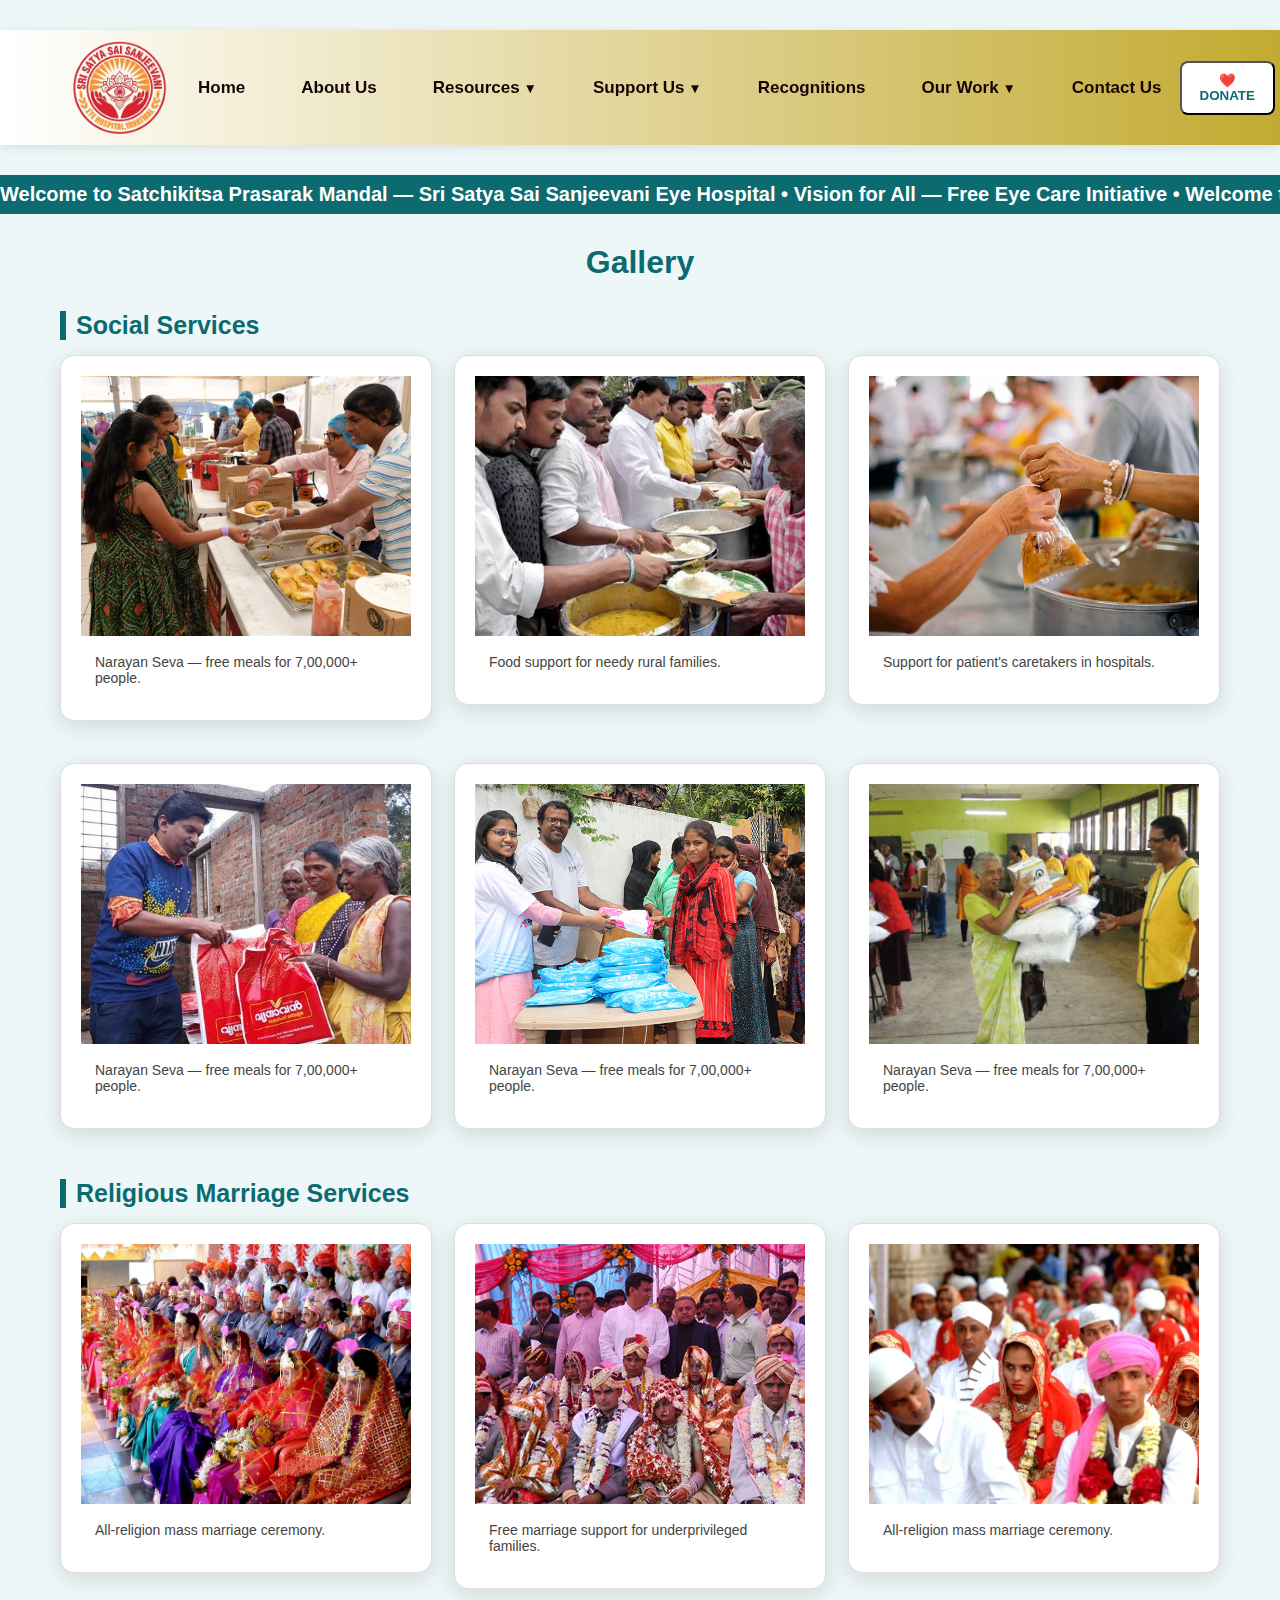
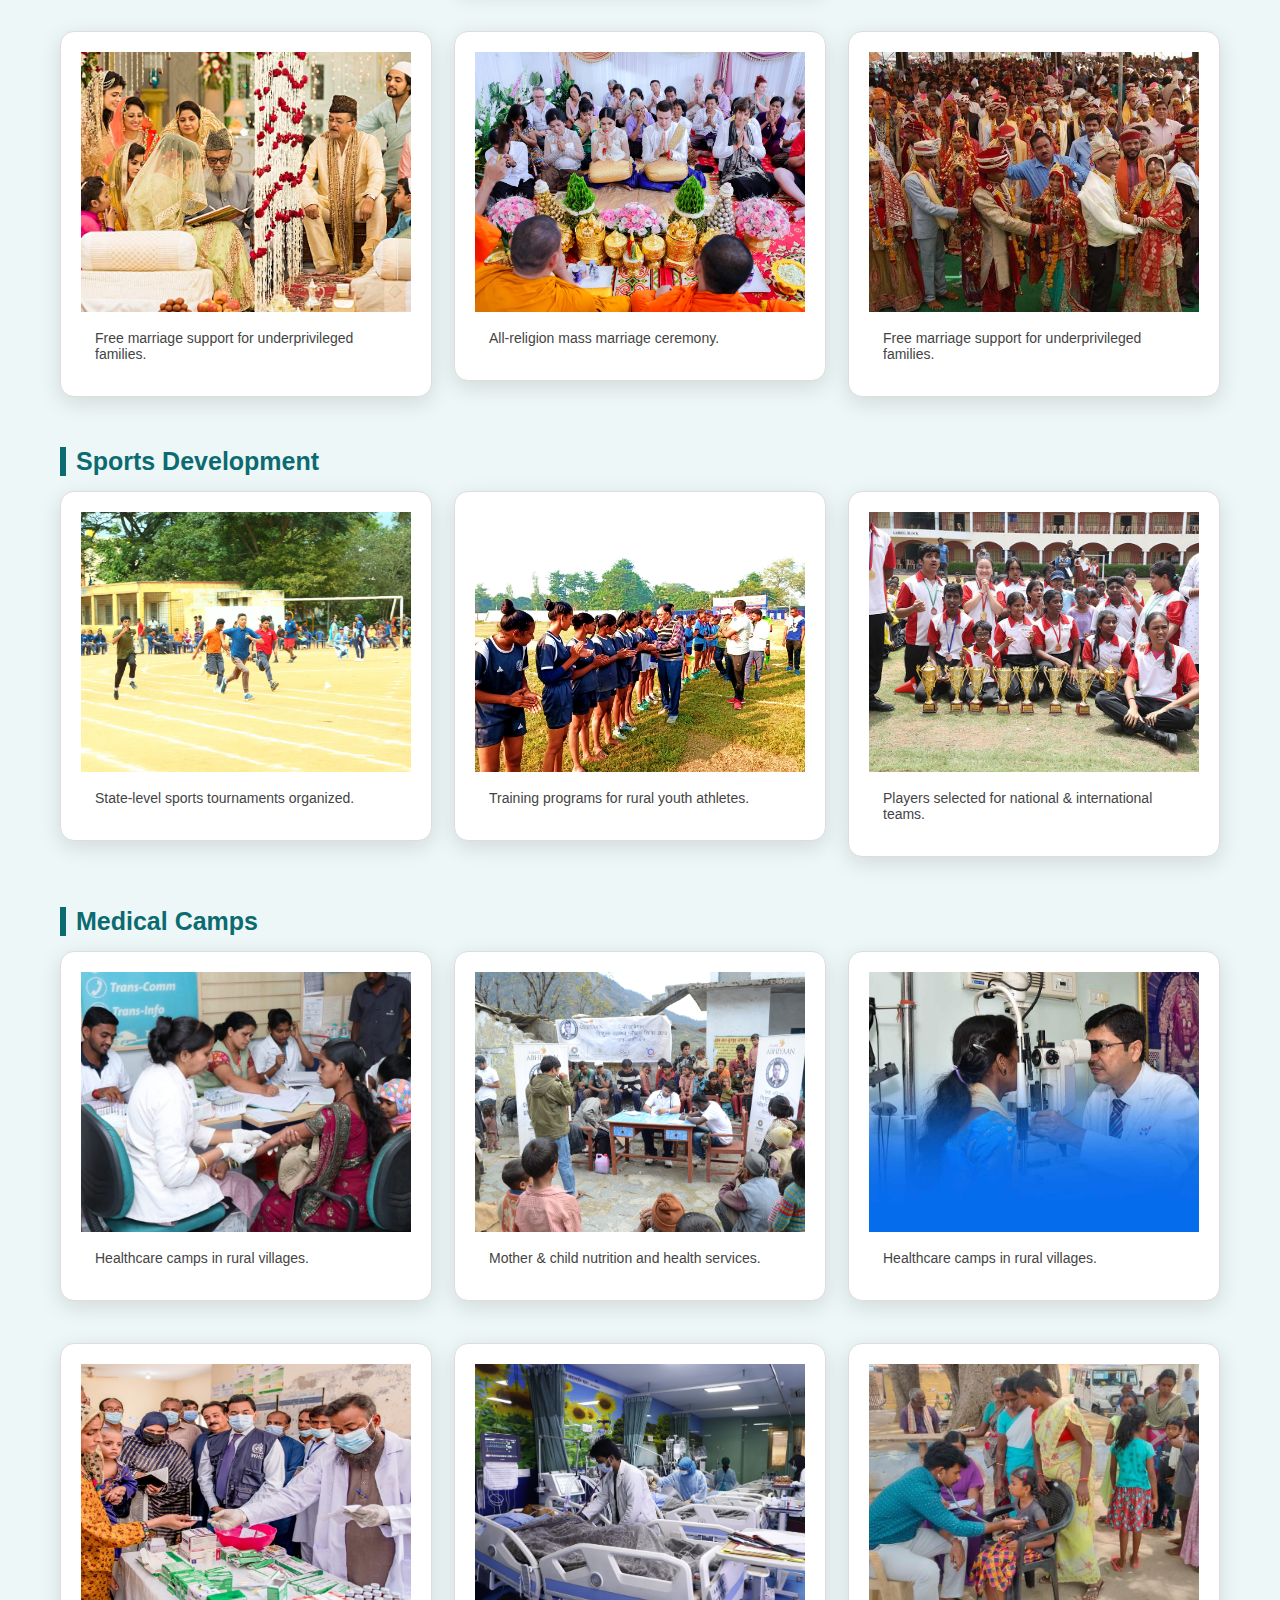
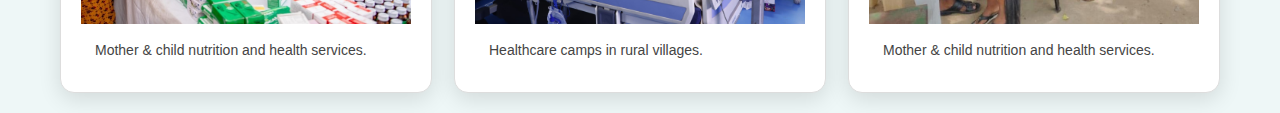
<file: gallery.html>
<!DOCTYPE html>
<html lang="en">
  <head>
    <meta charset="UTF-8" />
    <meta name="viewport" content="width=device-width, initial-scale=1.0" />
    <title>SPM Trust | Gallery</title>
    <link rel="stylesheet" href="styles.css" />
    <link
      rel="stylesheet"
      href="https://cdnjs.cloudflare.com/ajax/libs/font-awesome/6.4.0/css/all.min.css"
    />
    <style>
      body {
        margin: 0;
        font-family: 'Poppins', sans-serif;
        background: #eef7f7;
      }

      .container {
        width: 100%;
        max-width: 1200px;
        margin: 30px auto;
      }

      h1 {
        text-align: center;
        color: #0b6b71;
        font-size: 32px;
        margin-bottom: 10px;
      }

      .section-title {
        font-size: 25px;
        color: #0b6b71;
        margin: 30px 0 15px;
        border-left: 6px solid #0b6b71;
        padding-left: 10px;
      }

      /* Gallery Grid */
      .gallery {
        display: grid;
        grid-template-columns: repeat(3, 1fr);
        gap: 22px;
        align-items: start;
        justify-items: stretch;
      }

      /* Gallery Cards */
      .card {
        background: white;
        border-radius: 14px;
        overflow: hidden;
        box-shadow: 0 6px 22px rgba(0, 0, 0, 0.12);
        transition: 0.35s ease;
        animation: fadeIn 0.6s ease forwards;
      }

      .card:hover {
        transform: translateY(-8px);
        box-shadow: 0 14px 32px rgba(0, 0, 0, 0.2);
      }

      .card img {
        width: 100%;
        height: 200px;
        object-fit: cover;
        transition: 0.4s;
      }

      .card:hover img {
        transform: scale(1.06);
      }

      .desc {
        padding: 14px;
        font-size: 14px;
        color: #444;
      }

      @keyframes fadeIn {
        from {
          opacity: 0;
          transform: translateY(15px);
        }
        to {
          opacity: 1;
          transform: translateY(0);
        }
      }

      /* Override card image size and responsive grid */
      .card img {
        height: 260px;
      }

      @media (max-width: 1000px) {
        .gallery {
          grid-template-columns: repeat(2, 1fr);
        }
        .card img {
          height: 220px;
        }
      }

      @media (max-width: 600px) {
        .gallery {
          grid-template-columns: 1fr;
        }
        .card img {
          height: 180px;
        }
      }
             /* Marquee Container */
      .marquee-container {
        width: 100%;
        overflow: hidden;
        background: #0b6b71;
        padding: 8px 0;
        position: relative;
      }

      /* Track */
      .marquee-track {
        display: inline-block;
        white-space: nowrap;
        animation: scrollLoop 15s linear infinite;
      }

      /* Text */
      .marquee-track span {
        font-size: 20px;
        font-weight: 600;
        color: white;
      }

      /* Continuous Loop Animation */
      @keyframes scrollLoop {
        0% {
          transform: translateX(0);
        }
        100% {
          transform: translateX(-50%);
        }
      }

    </style>
  </head>

  <body>
   <!-- navbar -->
    <header class="site-header">
      <div class="container header-inner">
        <a class="brand" href="index.html">
          <img src="logo.png" alt="Sri Satya Sai logo" class="logo" />
        </a>

        <input type="checkbox" id="menu-check" class="menu-check" />

        <label for="menu-check" class="menu-toggle" aria-label="Toggle menu">
          <span></span>
          <span></span>
          <span></span>
        </label>

        <nav class="main-nav" id="main-nav">
          <a href="index.html">Home</a>
          <a href="about.html">About Us</a>

          <div class="dropdown">
            <a href="#" class="dropbtn">Resources</a>
            <div class="dropdown-content">
              <a href="gallery.html">Gallery</a>
              <a href="goals.html">News</a>
            </div>
          </div>

          <div class="dropdown">
            <a href="#" class="dropbtn">Support Us</a>
            <div class="dropdown-content">
              <a href="partnerships.html">Partnerships</a>
              <a href="vision.html">Volunteering</a>
              <a href="goals.html">Donations</a>
            </div>
          </div>

          <a href="recoginition.html">Recognitions</a>

          <div class="dropdown">
            <a href="#" class="dropbtn">Our Work</a>
            <div class="dropdown-content">
              <a href="projectDone.html">Activities</a>
              <a href="expenses.html">Expenses</a>
              <a href="achievements.html">Achievements</a>
            </div>
          </div>
          <a href="contactUs.html">Contact Us</a>
        </nav>
        <a href="#"><Button class="footer-btn">❤️DONATE</Button></a>
      </div>
    </header>
    <div class="marquee-container">
      <div class="marquee-track">
        <span>
          Welcome to Satchikitsa Prasarak Mandal — Sri Satya Sai Sanjeevani Eye
          Hospital • Vision for All — Free Eye Care Initiative • Welcome to
          Satchikitsa Prasarak Mandal — Sri Satya Sai Sanjeevani Eye Hospital •
          Vision for All — Free Eye Care Initiative •
        </span>
      </div>
    </div>

    <div class="container">
      <h1>Gallery</h1>

      <!-- SOCIAL SERVICES -->
      <h2 class="section-title">Social Services</h2>
      <div class="gallery">
        <div class="card">
          <img src="images/serve1.jpg" />
          <div class="desc">
            Narayan Seva — free meals for 7,00,000+ people.
          </div>
        </div>
        <div class="card">
          <img src="images/serve2.jpg" />
          <div class="desc">Food support for needy rural families.</div>
        </div>
        <div class="card">
          <img src="images/serve3.jpg" />
          <div class="desc">Support for patient's caretakers in hospitals.</div>
        </div>
        <div class="card">
          <img src="images/serve4.jpg" />
          <div class="desc">
            Narayan Seva — free meals for 7,00,000+ people.
          </div>
        </div>
        <div class="card">
          <img src="images/serve5.jpg" />
          <div class="desc">
            Narayan Seva — free meals for 7,00,000+ people.
          </div>
        </div>
        <div class="card">
          <img src="images/serve6.jpg" />
          <div class="desc">
            Narayan Seva — free meals for 7,00,000+ people.
          </div>
        </div>
      </div>

      <!-- RELIGIOUS MARRIAGE SERVICES -->
      <h2 class="section-title">Religious Marriage Services</h2>
      <div class="gallery">
        <div class="card">
          <img src="images/merriage1.jpg" />
          <div class="desc">All-religion mass marriage ceremony.</div>
        </div>
        <div class="card">
          <img src="images/merriage2.jpg" />
          <div class="desc">
            Free marriage support for underprivileged families.
          </div>
        </div>
        <div class="card">
          <img src="images/merriage3.jpg" />
          <div class="desc">All-religion mass marriage ceremony.</div>
        </div>
        <div class="card">
          <img src="images/merriage4.jpg" />
          <div class="desc">
            Free marriage support for underprivileged families.
          </div>
        </div>
        <div class="card">
          <img src="images/merriage5.jpg" />
          <div class="desc">All-religion mass marriage ceremony.</div>
        </div>
        <div class="card">
          <img src="images/merriage6.jpg" />
          <div class="desc">
            Free marriage support for underprivileged families.
          </div>
        </div>
      </div>

      <!-- SPORTS -->
      <h2 class="section-title">Sports Development</h2>
      <div class="gallery">
        <div class="card">
          <img src="images/sports1.jpg" />
          <div class="desc">State-level sports tournaments organized.</div>
        </div>
        <div class="card">
          <img src="images/sports2.jpg" />
          <div class="desc">Training programs for rural youth athletes.</div>
        </div>
        <div class="card">
          <img src="images/sports3.jpg" />
          <div class="desc">
            Players selected for national & international teams.
          </div>
        </div>
      </div>

      <!-- MEDICAL CAMPS -->
      <h2 class="section-title">Medical Camps</h2>
      <div class="gallery">
        <div class="card">
          <img src="images/medical1.jpeg" />
          <div class="desc">Healthcare camps in rural villages.</div>
        </div>
        <div class="card">
          <img src="images/medical2.jpg" />
          <div class="desc">Mother & child nutrition and health services.</div>
        </div>
        <div class="card">
          <img src="images/medical3.jpg" />
          <div class="desc">Healthcare camps in rural villages.</div>
        </div>
        <div class="card">
          <img src="images/medical4.jpg" />
          <div class="desc">Mother & child nutrition and health services.</div>
        </div>
        <div class="card">
          <img src="images/medical5.jpg" />
          <div class="desc">Healthcare camps in rural villages.</div>
        </div>
        <div class="card">
          <img src="images/medical6.jpg" />
          <div class="desc">Mother & child nutrition and health services.</div>
        </div>
      </div>
    </div>
  </body>
</html>
</file>
<file: styles.css>
/* Reset & Base */
* /* RESET */
* {
  margin: 0;
  padding: 0;
  box-sizing: border-box;
}

body {
  font-family: 'Poppins', sans-serif;
  background: #fdf6f6;
  color: #333;
}

.container {
  max-width: 1300px;
  margin: 0 auto;
  padding: 0 20px;
  height: 115px;
}

/* ============================
   HEADER BASE
   ============================ */
.site-header {
  background: linear-gradient(to right, white, #c3aa31);
  position: sticky;
  top: 0;
  z-index: 1000;
  box-shadow: 0 2px 10px rgba(0,0,0,0.1);
}

.header-inner {
  display: flex;
  justify-content: space-between;
  align-items: center;
  padding: 20px;
}

/* Logo */
.brand {
  display: flex;
  align-items: center;
  text-decoration: none;
}

.logo {
  width: 120px;
  padding: 6px;
  border-radius: 8px;
}

/* ============================
   NAVIGATION & DROPDOWN BASE
   ============================ */
/* Navbar Layout */
.main-nav {
  display: flex;
  align-items: center;
  justify-content: center;
  gap: 20px;
  flex-wrap: nowrap;
  white-space: nowrap;
}

/* Menu Item Styling */
.main-nav a,
.dropbtn {
  color: #150404;
  text-decoration: none;
  padding: 12px 18px;
  font-weight: 550;
  font-size: 17px;
  transition: .3s ease;
  border-radius: 5px;
  display: inline-block;
}

.main-nav a:hover,
.dropbtn:hover {
  background: #d0b906;
  color: #000;
}

.main-nav a.active {
  color: #d44570;
}

/* Dropdown Alignment */
.dropdown {
  position: relative;
}

.dropbtn::after {
  content: " ▼";
  font-size: .8em;
}

/* Dropdown Content (Desktop - Hover) */
.dropdown-content {
  display: none;
  position: absolute;
  background: #c09919;
  min-width: 200px;
  border-radius: 8px;
  top: 100%;
  left: 0;
  opacity: 0;
  visibility: hidden;
  transition: .2s ease;
  z-index: 9999;
}

.dropdown-content a {
  padding: 10px 16px;
  display: block;
  color: #1a0d0d;
  border-bottom: 1px solid rgba(255,255,255,0.2);
}

.dropdown-content a:hover {
  background: #e5b70a;
  color: #fff;
}

/* Desktop: Use :hover for dropdown */
.dropdown:hover .dropdown-content {
  display: block;
  opacity: 1;
  visibility: visible;
}

/* ============================
   HAMBURGER MENU & CHECKBOX
   ============================ */
/* Hide the actual checkbox */
.menu-check {
  display: none; 
}

/* Hamburger Icon (Label) styling */
.menu-toggle {
  display: none; /* Hide by default on desktop */
  flex-direction: column;
  border: none;
  background: none;
  cursor: pointer;
  gap: 5px;
}

.menu-toggle span {
  width: 28px;
  height: 3px;
  background: #150404;
  border-radius: 2px;
  transition: 0.3s;
}

/* Rotate lines when the checkbox is checked */
.menu-check:checked ~ .menu-toggle span:nth-child(1) {
  transform: rotate(45deg) translate(8px, 8px);
}
.menu-check:checked ~ .menu-toggle span:nth-child(2) {
  opacity: 0;
}
.menu-check:checked ~ .menu-toggle span:nth-child(3) {
  transform: rotate(-45deg) translate(7px, -7px);
}

/* ============================
   MOBILE RESPONSIVE LAYOUT
   ============================ */
@media (max-width: 768px) {
  /* Header layout simplified */
  .header-inner {
    flex-direction: column;
    align-items: stretch;
    padding: 0;
  }

  /* Logo */
  .brand {
    width: 100%;
    padding: 15px 0;
    justify-content: center;
    border-bottom: 2px solid #d0b906;
  }

  /* Hamburger icon visible, positioned absolutely */
  .menu-toggle {
    display: flex;
    position: absolute;
    top: 15px;
    right: 20px;
  }

  /* MAIN NAV STACKED VERTICALLY */
  .main-nav {
    display: none; /* Hide by default */
    flex-direction: column;
    width: 100%;
    background: #f5f0da;
    padding: 10px 0;
    gap: 0;
  }
  
  /* CRUCIAL: Show main-nav when checkbox is checked */
  .menu-check:checked ~ .main-nav {
    display: flex;
  }

  /* each menu item full width */
  .main-nav a,
  .dropbtn {
    width: 100%;
    text-align: left;
    padding: 16px 22px;
    font-size: 17px;
    border-bottom: 1px solid #e4e4e4;
  }
  
  /* Reset Desktop Dropdown Styling */
  .dropdown {
    width: 100%;
  }
  
  /* Mobile Dropdown Styling */
  .dropdown-content {
    /* Critical resets for mobile */
    display: none;
    position: static;
    opacity: 1;
    visibility: visible;
    
    padding-left: 30px;
    background: #ece6c4;
    border: none;
  }

  .dropdown-content a {
    padding: 12px 10px;
    font-size: 15px;
    border-bottom: 1px solid #ddd;
  }
  
  /* CRUCIAL: Mobile Dropdown Toggle (using :focus-within on the dropdown container) */
  .dropdown:focus-within > .dropdown-content {
    display: block;
  }
  
  /* Ensure the dropbtn can receive focus by making it a real link or setting tabindex */
  .dropbtn {
      /* This makes the dropbtn focusable when clicked/tapped */
      outline: none; 
  }

}



/* hero section */
body {
  /* margin: 0; */
  font-family: Arial, sans-serif;
}

/* Section background */

.hero {
  position: relative;
  margin-top: 30px;
  display: flex;
  align-items: center;
  padding: 60px;
  background: #68652c; /* Base light color */
  overflow: hidden;
}

/* Background image with low opacity */
.hero::before {
  content: "";
  position: absolute;
  inset: 0;
  background: url("hero.jpg") center/cover no-repeat;
  opacity: 0.15; /* 🔥 control opacity here */
  z-index: 1;
}

/* Content always stays above */
.hero-content,
.hero-image {
  position: relative;
  z-index: 2; /* 🔝 keeps content on top */
}

/* Left text container */
.hero-content {
  width: 50%;
  padding-right: 40px;
}

.hero-content h1 {
  font-size: 48px;
  margin-bottom: 20px;
  color: #2c2c2c;
}

.hero-content p {
  font-size: 20px;
  line-height: 1.6;
  color: #333;
}

/* Right image with diagonal cut */
.hero-image {
  width: 55%;
  height:100%;
  position: relative;
  overflow: hidden;

  clip-path: polygon(12% 0%, 100% 0%, 88% 100%, 0% 100%);
}

.hero-image img {
  width: 100%;
  height: 100%;
  object-fit: cover;

  clip-path: polygon(12% 0%, 100% 0%, 88% 100%, 0% 100%);
}

/* Animation */
/* Animation keyframes */
@keyframes slideFromLeft {
  0% {
    opacity: 0;
    transform: translateX(-60px);
  }
  100% {
    opacity: 1;
    transform: translateX(0);
  }
}

@keyframes slideFromRight {
  0% {
    opacity: 0;
    transform: translateX(60px);
  }
  100% {
    opacity: 1;
    transform: translateX(0);
  }
}

/* Apply animation to hero section */
.hero-content {
  opacity: 0;
  animation: slideFromLeft 1s ease-out forwards;
  animation-delay: 0.3s;
}

.hero-image {
  opacity: 0;
  animation: slideFromRight 1s ease-out forwards;
  animation-delay: 0.4s;
}





/* slider */
/* slider */
.carousel-container {
  width: 100%;
  height: 75vh;
 
  max-height: 900px;
  min-height: 320px;
  position: relative;
  overflow: hidden;
}

/* FIXED: Proper width for sliding */
.carousel-slide {
  display: flex;
  width: 400%; /* important for 4 images */
  height: 100%;
  transition: transform 0.6s ease-in-out;
}

/* FIXED: Full image always visible */
.carousel-slide img {
  width: 100%;
  height: 100%;
  object-fit: cover;   /* keeps image nice & full */
  object-position: center;
  flex-shrink: 0;
}

.prev, .next {
  position: absolute;
  top: 50%;
  transform: translateY(-50%);
  font-size: 40px;
  background: rgba(0,0,0,0.3);
  color: white;
  border: none;
  padding: 10px;
  cursor: pointer;
  border-radius: 50%;
  z-index: 10;
}

.prev { left: 20px; }
.next { right: 20px; }

.prev:hover, .next:hover {
  background: rgba(0,0,0,0.6);
}

/* Dots */
.dots {
  position: absolute;
  bottom: 15px;
  width: 100%;
  text-align: center;
  z-index: 10;
}

.dot {
  height: 12px;
  width: 12px;
  background: #bbb;
  border-radius: 50%;
  display: inline-block;
  margin: 0 5px;
  cursor: pointer;
}

.dot.active {
  background: #000;
}

/* RESPONSIVE HEIGHTS */
@media (max-width: 1024px) {
  .carousel-container { height: 55vh; }
}

@media (max-width: 768px) {
  .carousel-container { height: 45vh; }
}

@media (max-width: 600px) {
  .carousel-container { height: 35vh; }
}



/* Services */
.services {
  padding: 60px 80px;
  text-align: center;
  background: #a6a371;
}

.services h2 {
  font-size: 40px;
  margin-bottom: 10px;
  font-weight: 700;
}

.services-sub {
  font-size: 18px;
  color: #444;
  margin-bottom: 40px;
}

/* Grid Layout */
.services-container {
  display: flex;
  justify-content: space-between;
  gap: 30px;
  flex-wrap: wrap;
}

.service-box {
  width: 30%;
  background: #c4c8c2;
  padding: 25px;
  border-radius: 12px;
  box-shadow: 0 4px 12px rgba(0,0,0,0.1);
  transition: 0.3s ease;
  opacity: 0;
  transform: translateY(40px);
}

.service-box:hover {
  transform: translateY(-8px);
  box-shadow: 0 6px 16px rgba(0,0,0,0.15);
}

.service-box img {
  display: block;
  width: 100%;        /* fill the card width */
  max-width: 220px;   /* cap image size on large screens */
  height: auto;       /* preserve aspect ratio */
  object-fit: contain;
  margin: 0 auto 15px; /* center inside card */
}

.service-box h3 {
  font-size: 22px;
  margin-bottom: 10px;
}

.service-box p {
  font-size: 16px;
  color: #555;
}

/* Animation */
.animate {
  animation: fadeUp 0.8s ease forwards;
}

/* Stagger animation delays */
.service-box:nth-child(1) { animation-delay: 0.1s; }
.service-box:nth-child(2) { animation-delay: 0.2s; }
.service-box:nth-child(3) { animation-delay: 0.3s; }
.service-box:nth-child(4) { animation-delay: 0.4s; }
.service-box:nth-child(5) { animation-delay: 0.5s; }
.service-box:nth-child(6) { animation-delay: 0.6s; }

/* Keyframes */
@keyframes fadeUp {
  0% {
    opacity: 0;
    transform: translateY(40px);
  }
  100% {
    opacity: 1;
    transform: translateY(0);
  }
}

/* Responsive */
@media (max-width: 900px) {
  .service-box { width: 45%; }
}

@media (max-width: 600px) {
  .service-box { width: 100%; }
}

/* Image hover zoom */
.service-box img {
  display: block;
  width: 100%;
  max-width: 220px;
  height: auto;
  object-fit: contain;
  margin: 0 auto 15px;
  transition: transform 0.4s ease;
}

.service-box:hover img {
  transform: scale(1.15);
}

/* Responsive sizes for service images */
@media (max-width: 900px) {
  .service-box img { max-width: 160px; }
}

@media (max-width: 600px) {
  .service-box img { max-width: 120px; }
}

/* details */
  
 /* ---------------------- HERO SECTION ---------------------- */
.hero {
  position: relative;
  display: flex;
  align-items: center;
  padding: 50px;
  background: #68652c;
  margin-top: 20px;
  overflow: hidden;
}

.hero::before {
  content: "";
  position: absolute;
  inset: 0;
  background: url("hero.jpg") center/cover no-repeat;
  opacity: 0.15;
  z-index: 1;
}

.hero-content,
.hero-image {
  position: relative;
  z-index: 2;
}

.hero-content {
  width: 50%;
  padding-right: 40px;
  animation: slideFromLeft 1s ease-out forwards;
}

.hero-content h1 {
  font-size: 48px;
  margin-bottom: 20px;
  color: #2c2c2c;
}

.hero-content p {
  font-size: 20px;
  line-height: 1.6;
  color: #333;
}

/* IMAGE SIDE */
.hero-image {
  width: 50%;
  overflow: hidden;
  animation: slideFromRight 1s ease-out forwards;
}

.hero-image img {
  width: 100%;
  height: 100%;
  object-fit: cover;
  clip-path: polygon(12% 0%, 100% 0%, 88% 100%, 0% 100%);
}

/* ANIMATION */
@keyframes slideFromLeft {
  0% { opacity: 0; transform: translateX(-60px); }
  100% { opacity: 1; transform: translateX(0); }
}

@keyframes slideFromRight {
  0% { opacity: 0; transform: translateX(60px); }
  100% { opacity: 1; transform: translateX(0); }
}

/* ------------ MOBILE RESPONSIVE HERO ------------- */
@media (max-width: 900px) {
  .hero {
    flex-direction: column;
    text-align: center;
    padding: 40px 20px;
  }

  .hero-content {
    width: 100%;
    padding: 0;
  }

  .hero-content h1 {
    font-size: 34px;
  }

  .hero-content p {
    font-size: 16px;
  }

  .hero-image {
    width: 100%;
    margin-top: 20px;
    clip-path: none;
  }

  .hero-image img {
    clip-path: none;
  }
}

@media (max-width: 480px) {
  .hero-content h1 {
    font-size: 28px;
  }
}

/* ---------------------- ABOUT SECTION ---------------------- */

.about-section {
  padding: 25px 80px;
  background: #f7f7f7;
}

.about-title {
  color: #0a4937;
  text-align: center;
  font-size: 40px;
  font-weight: 700;
  margin-bottom: 40px;
}

.about-content {
  display: flex;
  justify-content: space-between;
  gap: 40px;
}

.about-left,
.about-right {
  width: 50%;
}

.about-left p,
.about-right p {
  font-size: 18px;
  line-height: 1.7;
  color: #333;
}

/* Responsive About Section */
@media (max-width: 768px) {
  .about-content {
    flex-direction: column;
    text-align: center;
  }

  .about-left,
  .about-right {
    width: 100%;
  }
}

/* ---------------------- TRUST DETAILS SECTION ---------------------- */

.containers {
  width: 100%;
  max-width: 1100px;
  margin: auto;
  padding: 30px;
  background: #ffffff;
  border-radius: 16px;
  box-shadow: 0 10px 30px rgba(0,0,0,0.06);
  border: 1px solid #ddd;
}

.header {
  display: flex;
  justify-content: space-between;
  align-items: center;
  padding-bottom: 20px;
  border-bottom: 1px solid #ddd;
}

.brand {
  display: flex;
  align-items: center;
  gap: 14px;
}

.containers .logo {
  width: 62px;
  height: 62px;
  background: #b34b3b;
  border-radius: 10px;
  place-items: center;

  font-weight: 700;
  font-size: 16px;
}

.title h1 {
  font-size: 20px;
  margin: 0;
}

.title p {
  margin: 0;
  color: #777;
}

.grid {
  display: grid;
  grid-template-columns: 1fr 350px;
  gap: 30px;
}

.card {
  background: white;
  border: 1px solid #ddd;
  padding: 20px;
  border-radius: 12px;
  margin-bottom: 20px;
}

.section-title {
  display: flex;
  align-items: center;
  gap: 10px;
}

.section-title h2 {
  margin: 0;
  font-size: 20px;
}

.dot {
  width: 10px;
  height: 10px;
  background: #b34b3b;
  border-radius: 50%;
}

.details {
  display: grid;
  grid-template-columns: 1fr 1fr;
  gap: 15px;
}

.details dt {
  font-size: 14px;
  font-weight: bold;
}

.details dd {
  margin: 0;
  color: #666;
}

.donors {
  display: flex;
  gap: 10px;
  flex-wrap: wrap;
}

.donor {
  padding: 8px 12px;
  background: #f1e3e0;
  color: #b34b3b;
  border-radius: 8px;
  font-weight: 600;
  font-size: 13px;
}

.achieve {
  background: #fff6f4;
  padding: 15px;
  border-left: 4px solid #b34b3b;
  border-radius: 8px;
  color: #663333;
}

/* Leadership Team Section */
.team-section {
  padding: 50px 20px;
  background: #f6f9fc;
  margin-top: 40px;
}

.team-title {
  text-align: center;
  font-size: 28px;
  color: #0b6b71;
  margin-bottom: 30px;
  font-weight: 600;
}

.team-container {
  display: flex;
  justify-content: center;
  gap: 25px;
  flex-wrap: wrap;
}

.team-card {
  background: #ffffff;
  width: 300px;
  padding: 18px;
  border-radius: 14px;
  text-align: center;
  box-shadow: 0 8px 22px rgba(0,0,0,0.08);
  transition: 0.3s ease;
}

.team-card:hover {
  transform: translateY(-6px);
  box-shadow: 0 12px 30px rgba(0,0,0,0.12);
}

.team-card img {
  width: 150px;
  height: 120px;
  border-radius: 5%;
  object-fit: cover;
  border: 1px solid #0b6b71;
  margin-bottom: 12px;
}

.team-card h3 {
  font-size: 18px;
  font-weight: 600;
  color: #333;
  margin-bottom: 5px;
}

.team-card p {
  font-size: 14px;
  color: #777;
}

/* ================= FOOTER ================= */

.footer {
  background: #100e0d;
  color: #ffffff;
  margin-top: 30px;
  padding: 45px 20px 20px;
}

.footer-container {
  display: grid;
  grid-template-columns: repeat(auto-fit, minmax(230px, 1fr));
  gap: 30px;
  max-width: 1200px;
  margin: auto;
}

.footer-col h3,
.footer-col h4 {
  margin-bottom: 12px;
  font-weight: 700;
}

.footer-col p {
  font-size: 14px;
  line-height: 1.6;
}

/* LOGO */
.footer-logo {
  width: 80px;
  height: 80px;
  object-fit: contain;
  margin-bottom: 12px;
  border-radius: 10px;
 background-color: #e1ddcf;
  padding: 8px;
}

/* Clickable links */
.footer-list {
  list-style: none;
  padding-left: 0;
}

.footer-list li {
  margin-bottom: 6px;
}

.footer-list li a {
  color: #d7ffff;
  text-decoration: none;
  font-size: 14px;
}

.footer-list li a:hover {
  text-decoration: underline;
}

/* Footer email and phone links - white color */
.footer-col a[href^="mailto:"],
.footer-col a[href^="tel:"] {
  color: #ffffff !important;
  text-decoration: none;
}

.footer-col a[href^="mailto:"]:hover,
.footer-col a[href^="tel:"]:hover {
  text-decoration: underline;
}

/* Contact Us Button */
.footer-btn-container {
  margin-top: 20px;
}

.footer-btn {
  display: inline-block;
  padding: 10px 18px;
  background: #ffffff;
  color: #0b6b71;
  border-radius: 8px;
  text-decoration: none;
  font-weight: 600;
  transition: 0.3s;
}

.footer-btn:hover {
  background: #c1fffa;
  color: #098658;
}

/* Footer bottom */
.footer-bottom {
  text-align: center;
  border-top: 1px solid rgba(255,255,255,0.2);
  margin-top: 35px;
  padding-top: 12px;
}

.footer-bottom p {
  font-size: 13px;
  color: #e5fcfb;
}


/* Responsive */
@media (max-width: 600px) {
  .footer {
    padding: 35px 15px;
  }
}
/* Social Media Icons */
.social-links {
  margin-top: 20px;
  display: flex;
  gap: 14px;
  flex-wrap: wrap;
}

.fa-icon {
  width: 40px;
  height: 40px;
  background: #ffffff;
  border-radius: 50%;
  display: flex;
  justify-content: center;
  align-items: center;
  color: #0b6b71;
  font-size: 18px;
  text-decoration: none;
  transition: 0.3s ease;
  box-shadow: 0 4px 8px rgba(0,0,0,0.15);
}

.fa-icon:hover {
  background: #c1fff7;
  transform: translateY(-4px);
  box-shadow: 0 6px 14px rgba(0,0,0,0.25);
}

.fa-icon i {
  transition: 0.3s;
}

.fa-icon:hover i {
  color: #084b50;
}

/* Optional: Glow effect */
.fa-icon:hover {
  box-shadow: 0 0 12px rgba(255,255,255,0.8);
}

/* welfare */

.containerrs {
    margin: 30px auto; 
  max-width: 1300px;
  margin: auto;
  padding: 20px;
  font-family: "Segoe UI", sans-serif;
}

/* SECTION TITLE */
.containerrs h1 {
  text-align: center;
  font-size: 40px;
  font-weight: 700;
  margin-bottom: 40px;
  color: #2c3e50;
}

/* WELFARE ITEM (NO CARD STYLE) */
.welfare-item {
  display: flex;
  align-items: center;
  justify-content: space-between;
  gap: 40px;
  margin-bottom: 50px;

  /* removed card looks */
  background: none;
  box-shadow: none;
  border-radius: 0;
  padding: 0;
  transition: 0.3s ease;
}

/* Left → Right */
.welfare-item-1 {
  flex-direction: row;
}

/* Right → Left */
.welfare-item-2 {
  flex-direction: row-reverse;
}

/* IMAGE CONTAINER */
.welfare-image-container {
  flex: 1;
  padding: 10px;
  opacity: 0;
  animation: fadeSlide 0.8s ease forwards;
}

.welfare-item-1 .welfare-image-container {
  animation-name: slideFromLeft;
}

.welfare-item-2 .welfare-image-container {
  animation-name: slideFromRight;
}

/* IMAGE STYLING */
.welfare-image {
  width: 100%;
  height: 260px;
  border-radius: 10px;
  object-fit: cover;
  display: block;
   margin: 40px auto; 
  /* remove shadows */
  box-shadow: none;
}

/* TEXT COLUMN */
.welfare-text-container {
  flex: 1;
  padding: 10px 15px;
  opacity: 0;
  animation: fadeSlide 0.8s ease forwards;
  animation-delay: 0.2s;
}

.welfare-item-1 .welfare-text-container {
  animation-name: slideFromRight;
}

.welfare-item-2 .welfare-text-container {
  animation-name: slideFromLeft;
}

/* TEXT STYLE */
.project-title {
  font-size: 26px;
  font-weight: 700;
  color: #0b6b71;
  margin-bottom: 12px;
}

.description {
  font-size: 17px;
  line-height: 1.6;
  margin-bottom: 20px;
}

/* STATS */
.stats {
  list-style: none;
  padding: 0;
}

.stats li {
  font-size: 17px;
  margin-bottom: 8px;
  font-weight: 600;
}

.counter {
  color: #e67e22;
  font-weight: 700;
  font-size: 22px;
}

/* VIEW MORE BUTTON */
.view-more-btn {
  padding: 10px 20px;
  background: #0b6b71;
  color: #fff;
  border-radius: 8px;
  font-weight: 600;
  text-decoration: none;
  transition: 0.3s;
}

.view-more-btn:hover {
  transform: translateY(-3px);
  box-shadow: 0 6px 18px rgba(0, 0, 0, 0.2);
}

/* ANIMATIONS */
@keyframes slideFromLeft {
  from { opacity: 0; transform: translateX(-60px); }
  to { opacity: 1; transform: translateX(0); }
}

@keyframes slideFromRight {
  from { opacity: 0; transform: translateX(60px); }
  to { opacity: 1; transform: translateX(0); }
}

/* RESPONSIVE */

/* Tablet */
@media (max-width: 900px) {
  .welfare-item {
    flex-direction: column;
    text-align: center;
  }

  .welfare-image {
    height: 220px;
  }

  .project-title {
    font-size: 22px;
  }
}

/* Mobile */
@media (max-width: 600px) {
  .containerrs h1 {
    font-size: 30px;
  }

  .welfare-text-container {
    padding: 10px;
  }

  .welfare-image {
    height: 200px;
  }

  .description {
    font-size: 15px;
  }

  .stats li {
    font-size: 15px;
  }
}

.animate-now {
  animation-play-state: running !important;
}
.welfare-image-container,
.welfare-text-container {
  opacity: 0;
  animation-play-state: paused;  /* PAUSED by default */
}
.welfare-item-1 .welfare-text-container.animate-now {
  animation: slideFromRight 0.8s ease forwards;
}
.welfare-item-2 .welfare-text-container.animate-now {
  animation: slideFromLeft 0.8s ease forwards;
}
.welfare-item-1 .welfare-image-container.animate-now {
  animation: slideFromLeft 0.8s ease forwards;
}

.welfare-item-2 .welfare-image-container.animate-now {
  animation: slideFromRight 0.8s ease forwards;
}
</file>
